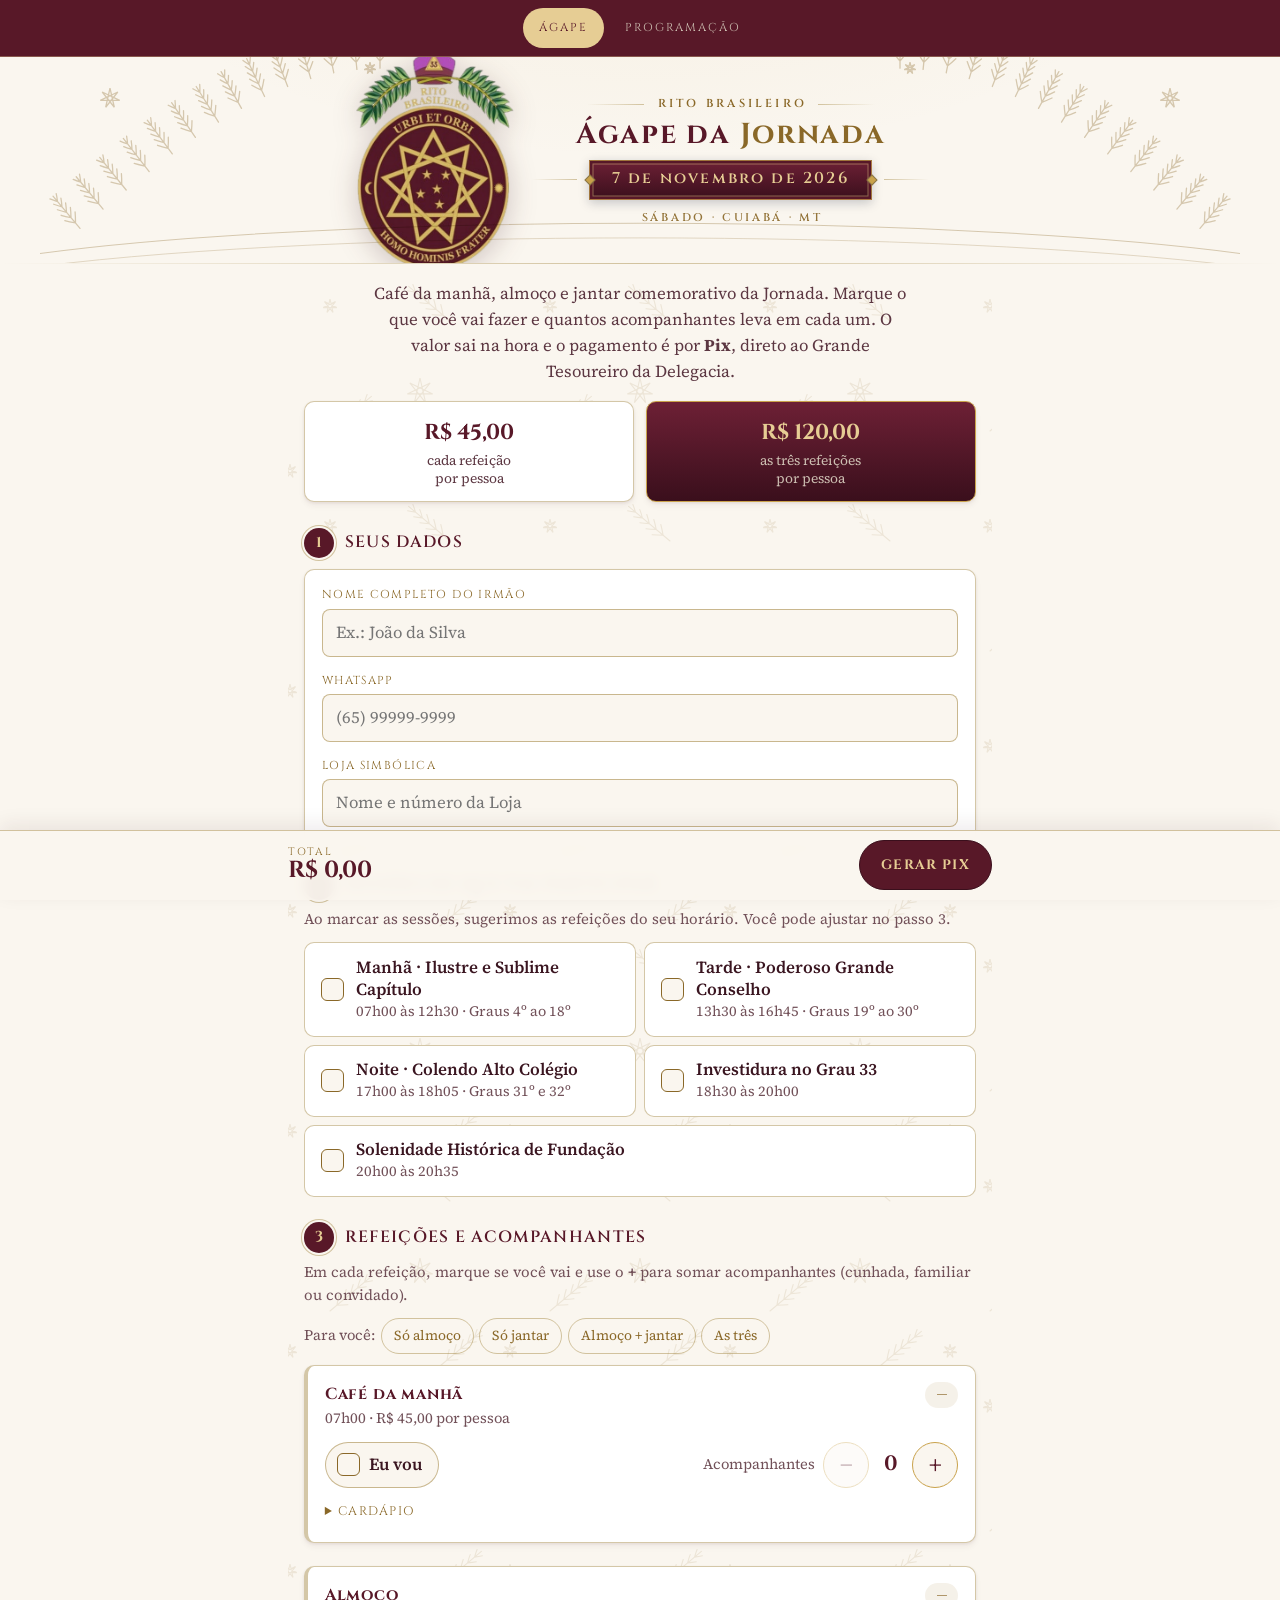
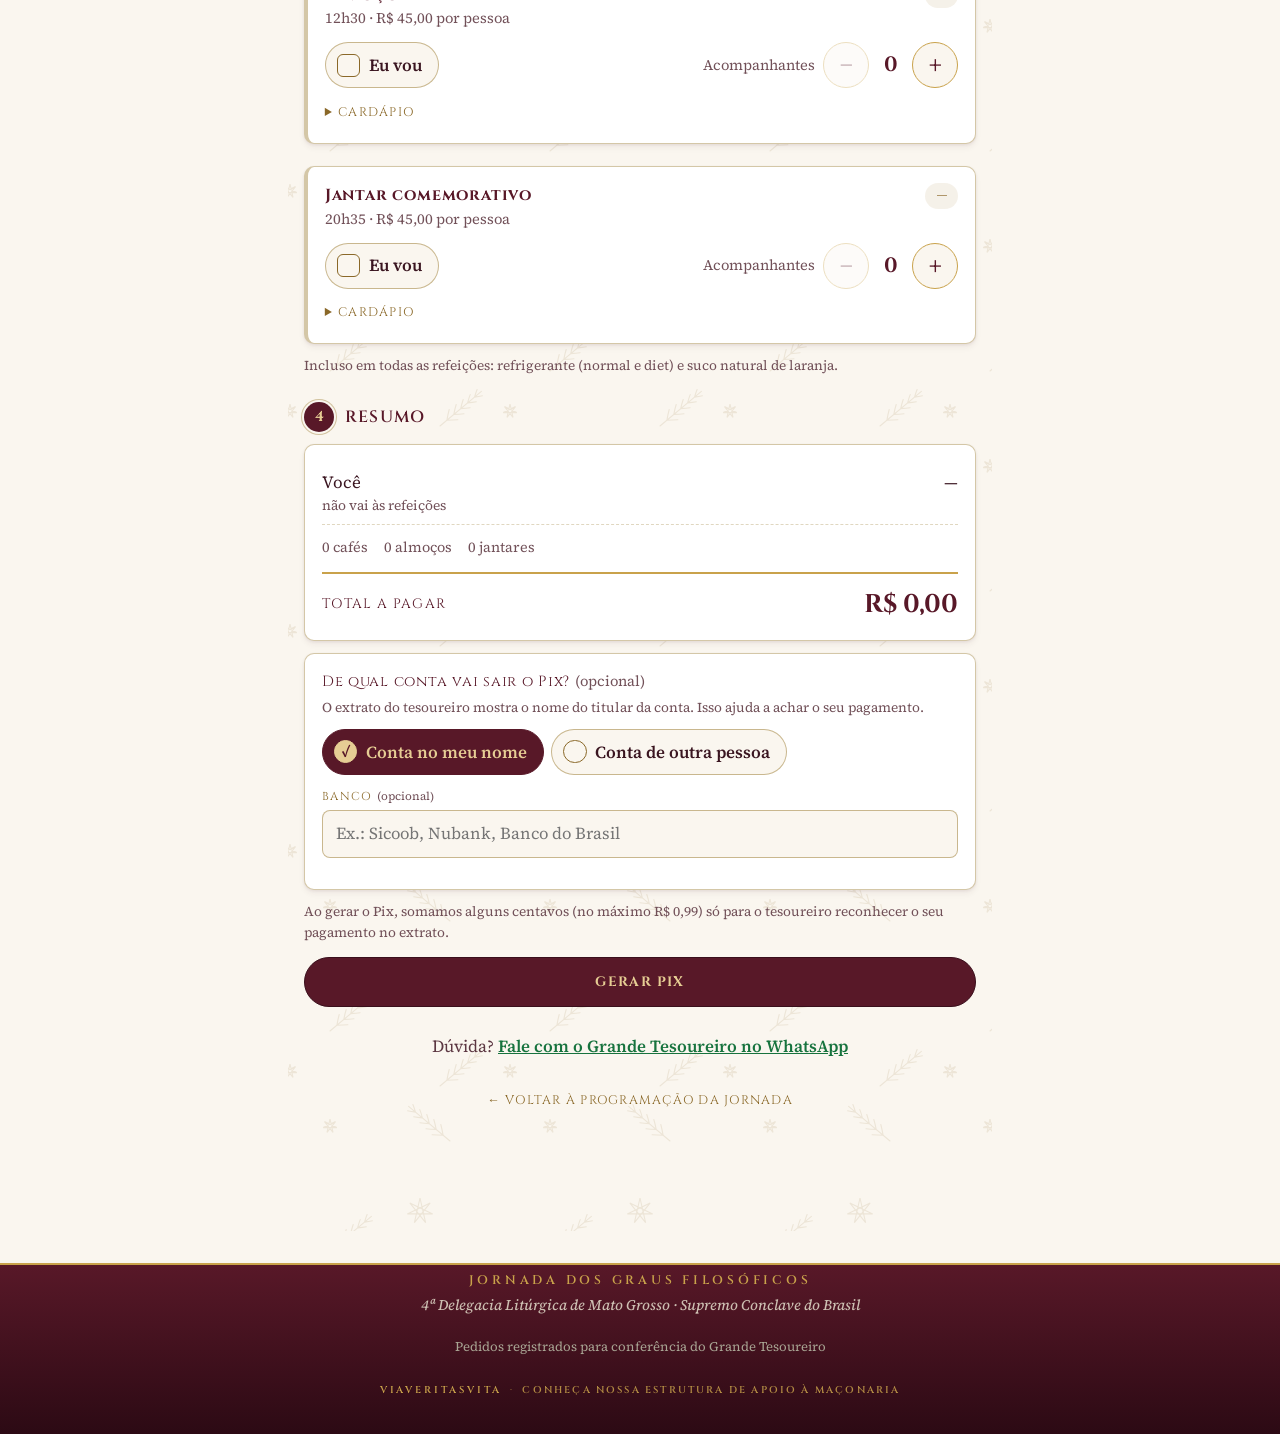
<file: index.html>
<!DOCTYPE html>
<html lang="pt-BR">
<head>
  <meta charset="UTF-8">
  <meta name="viewport" content="width=device-width, initial-scale=1, viewport-fit=cover">
  <title>Ágape — Jornada dos Graus Filosóficos · Rito Brasileiro · Cuiabá 2026</title>
  <meta name="description" content="Garanta o seu lugar no café da manhã, no almoço e no jantar comemorativo da Jornada dos Graus Filosóficos do Rito Brasileiro · Cuiabá – MT · 7 de novembro de 2026. Pagamento por Pix.">
  <meta name="theme-color" content="#581828">

  <!-- PWA -->
  <link rel="manifest" href="manifest.json">
  <link rel="icon" type="image/png" sizes="192x192" href="assets/app-icon-192.png">
  <link rel="icon" type="image/png" sizes="48x48" href="assets/favicon-48.png">
  <link rel="apple-touch-icon" href="assets/apple-touch-icon.png">

  <link rel="preconnect" href="https://fonts.googleapis.com">
  <link rel="preconnect" href="https://fonts.gstatic.com" crossorigin>
  <link href="https://fonts.googleapis.com/css2?family=Cinzel:wght@600;700&family=Source+Serif+4:ital,opsz,wght@0,8..60,400;0,8..60,500;0,8..60,600;1,8..60,500&display=swap" rel="stylesheet">

  <link rel="stylesheet" href="styles.css">
  <link rel="stylesheet" href="navegacao.css">
  <link rel="stylesheet" href="refeicoes.css">

  <!-- Open Graph / preview ao compartilhar (WhatsApp, redes) -->
  <meta property="og:title" content="Jornada dos Graus Filosóficos — Rito Brasileiro · Cuiabá 2026">
  <meta property="og:description" content="Sábado, 7 de novembro de 2026 · Garanta aqui o seu ágape: café, almoço e jantar comemorativo">
  <meta property="og:type" content="website">
  <meta property="og:url" content="https://viaveritasvita.github.io/rbcuiaba26/">
  <meta property="og:image" content="https://viaveritasvita.github.io/rbcuiaba26/assets/og-cover.jpg?v=2">
  <meta property="og:image:width" content="1200">
  <meta property="og:image:height" content="630">
  <meta property="og:image:type" content="image/jpeg">
  <meta name="twitter:card" content="summary_large_image">
  <meta name="twitter:image" content="https://viaveritasvita.github.io/rbcuiaba26/assets/og-cover.jpg?v=2">
</head>
<body class="pg-refeicoes">

  <nav class="site-nav" aria-label="Páginas do evento">
    <a href="./" aria-current="page">Ágape</a>
    <a href="programacao.html">Programação</a>
  </nav>

  <!-- ============ CABEÇALHO ============ -->
  <header class="masthead">
    <div class="masthead-row">
      <div class="medallion-wrap">
        <img class="medallion" src="assets/brasao.png" width="200" height="200"
          alt="Brasão do Supremo Conclave do Rito Brasileiro">
      </div>
      <div class="masthead-titles">
        <div class="masthead-sigla"><span>Rito&nbsp;Brasileiro</span></div>
        <h1>Ágape da <span class="title-accent">Jornada</span></h1>
        <div class="date-plaque-row">
          <div class="date-plaque">7 de novembro de 2026</div>
        </div>
        <p class="masthead-place">Sábado · Cuiabá · MT</p>
      </div>
    </div>
  </header>

  <hr class="hairline" aria-hidden="true">

  <!-- aparece só enquanto a chave Pix não estiver em refeicoes-config.js -->
  <div class="rf-demo" id="rfDemo" hidden>
    <strong>Versão de avaliação.</strong> O Pix do Grande Tesoureiro ainda será configurado: não faça pagamentos por esta página.
  </div>

  <main id="app">
    <p class="rf-lead">
      Café da manhã, almoço e jantar comemorativo da Jornada.
      Marque o que você vai fazer e quantos acompanhantes leva em cada um.
      O valor sai na hora e o pagamento é por <strong>Pix</strong>, direto ao Grande Tesoureiro da Delegacia.
    </p>

    <!-- tabela de preços -->
    <div class="rf-prices" id="rfPrices"></div>

    <!-- pedido já feito neste aparelho -->
    <div id="rfSaved"></div>

    <!-- página fechada (prazo encerrado) -->
    <div id="rfClosed" class="rf-card rf-closed" hidden>
      <h2>Pedidos encerrados</h2>
      <p>O prazo para garantir as refeições terminou. Em caso de dúvida, procure a organização.</p>
    </div>

    <!-- ============ FORMULÁRIO ============ -->
    <form id="rfForm" novalidate>

      <!-- 1. dados -->
      <section class="rf-step">
        <header class="rf-step-head"><span class="rf-step-num">1</span><h2>Seus dados</h2></header>
        <div class="rf-card">
          <label class="rf-field">
            <span>Nome completo do irmão</span>
            <input type="text" id="fNome" name="nome" autocomplete="name" required placeholder="Ex.: João da Silva">
          </label>
          <label class="rf-field">
            <span>WhatsApp</span>
            <input type="tel" id="fWhats" name="whatsapp" autocomplete="tel" inputmode="tel" required placeholder="(65) 99999-9999">
          </label>
          <label class="rf-field">
            <span>Loja simbólica</span>
            <input type="text" id="fLoja" name="loja" required placeholder="Nome e número da Loja">
          </label>
        </div>
      </section>

      <!-- 2. sessões -->
      <section class="rf-step">
        <header class="rf-step-head"><span class="rf-step-num">2</span><h2>Sessões de que vai participar</h2></header>
        <p class="rf-hint">Ao marcar as sessões, sugerimos as refeições do seu horário. Você pode ajustar no passo 3.</p>
        <div class="rf-sessions" id="fSessoes"></div>
      </section>

      <!-- 3. refeições -->
      <section class="rf-step" id="fRefeicoes">
        <header class="rf-step-head"><span class="rf-step-num">3</span><h2>Refeições e acompanhantes</h2></header>
        <p class="rf-hint">Em cada refeição, marque se você vai e use o <strong>+</strong> para somar acompanhantes (cunhada, familiar ou convidado).</p>
        <div class="rf-quick" id="fAtalhos">
          <span class="rf-muted">Para você:</span>
          <button type="button" data-atalho="almoco">Só almoço</button>
          <button type="button" data-atalho="jantar">Só jantar</button>
          <button type="button" data-atalho="almoco,jantar">Almoço + jantar</button>
          <button type="button" data-atalho="cafe,almoco,jantar">As três</button>
        </div>
        <div id="fMeals"></div>
        <p class="rf-muted rf-small" id="rfIncluso"></p>
      </section>

      <!-- 4. resumo -->
      <section class="rf-step">
        <header class="rf-step-head"><span class="rf-step-num">4</span><h2>Resumo</h2></header>
        <div class="rf-card rf-summary" id="rfResumo"></div>

        <!-- quem faz o Pix: opcional, ajuda o tesoureiro a achar o pagamento no extrato -->
        <div class="rf-card rf-payer">
          <p class="rf-payer-title">De qual conta vai sair o Pix? <em>(opcional)</em></p>
          <p class="rf-muted rf-small">O extrato do tesoureiro mostra o nome do titular da conta. Isso ajuda a achar o seu pagamento.</p>
          <div class="rf-payer-opts" role="radiogroup" aria-label="Titular da conta">
            <label class="rf-me is-on"><input type="radio" name="pagador" value="eu" checked><span class="rf-check rf-radio" aria-hidden="true"></span><span>Conta no meu nome</span></label>
            <label class="rf-me"><input type="radio" name="pagador" value="outro"><span class="rf-check rf-radio" aria-hidden="true"></span><span>Conta de outra pessoa</span></label>
          </div>
          <label class="rf-field" id="fPagadorBox" hidden>
            <span>Nome do titular da conta</span>
            <input type="text" id="fPagador" autocomplete="off" placeholder="Ex.: Maria da Silva (esposa) ou nome da empresa">
          </label>
          <label class="rf-field">
            <span>Banco <em>(opcional)</em></span>
            <input type="text" id="fBanco" list="bancos" autocomplete="off" placeholder="Ex.: Sicoob, Nubank, Banco do Brasil">
          </label>
          <datalist id="bancos">
            <option value="Banco do Brasil"><option value="Bradesco"><option value="Itaú"><option value="Santander">
            <option value="Caixa"><option value="Nubank"><option value="Inter"><option value="C6 Bank">
            <option value="Sicoob"><option value="Sicredi"><option value="BTG Pactual"><option value="PicPay">
            <option value="Mercado Pago"><option value="PagBank"><option value="99Pay"><option value="Banrisul">
          </datalist>
        </div>
        <p class="rf-muted rf-small rf-cents-note">Ao gerar o Pix, somamos alguns centavos (no máximo R$ 0,99) só para o tesoureiro reconhecer o seu pagamento no extrato.</p>
        <p class="rf-error" id="rfErro" role="alert" hidden></p>
        <button type="submit" class="rf-btn rf-btn-primary rf-btn-block" id="btnGerar">Gerar Pix</button>
      </section>
    </form>

    <!-- ============ PAGAMENTO ============ -->
    <section id="rfPagamento" hidden>
      <div class="rf-card rf-pay">
        <p class="rf-pay-label">Pedido</p>
        <p class="rf-pay-code" id="payCodigo"></p>
        <p class="rf-pay-total" id="payTotal"></p>
        <p class="rf-pay-cents" id="payCentavos" hidden></p>
        <p class="rf-pay-who" id="payQuem"></p>

        <div class="rf-qr" id="payQr" aria-label="QR Code Pix"></div>
        <p class="rf-muted rf-center">Abra o app do seu banco → <strong>Pix</strong> → <strong>Ler QR Code</strong>.<br>O valor já vem preenchido.</p>

        <button type="button" class="rf-btn rf-btn-gold rf-btn-block" id="btnCopiaCola">Copiar Pix copia e cola</button>

        <div class="rf-paydata">
          <h3>Ou transfira pela chave Pix</h3>
          <dl>
            <dt>Chave</dt><dd><span id="payChave"></span> <button type="button" class="rf-copy" id="btnCopiaChave">copiar</button></dd>
            <dt>Favorecido</dt><dd id="payFavorecido"></dd>
            <dt id="payBancoLbl">Banco</dt><dd id="payBanco"></dd>
            <dt>Valor</dt><dd id="payValor"></dd>
            <dt>Mensagem</dt><dd>Escreva o código <strong id="payCodigo2"></strong></dd>
          </dl>
        </div>

        <div class="rf-pay-actions">
          <label class="rf-upload" hidden>
            <input type="file" accept="image/*,application/pdf">
            <span class="rf-btn rf-btn-gold rf-btn-block">Enviar o comprovante</span>
            <span class="rf-upload-msg rf-muted rf-small"></span>
          </label>
          <button type="button" class="rf-btn rf-btn-primary rf-btn-block" id="btnPaguei">Já fiz o Pix</button>
          <a class="rf-btn rf-btn-whats rf-btn-block" data-whats="comprovante" href="#" target="_blank" rel="noopener" hidden>Mandar o comprovante no WhatsApp</a>
          <button type="button" class="rf-btn rf-btn-ghost rf-btn-block" id="btnAlterar">Alterar o pedido</button>
        </div>
        <p class="rf-muted rf-center rf-small">Guarde o comprovante. O tesoureiro confere os pagamentos no extrato bancário pelo código do pedido.</p>
      </div>
    </section>

    <!-- ============ CONCLUÍDO ============ -->
    <section id="rfFeito" hidden>
      <div class="rf-card rf-done">
        <div class="rf-done-mark" aria-hidden="true">✓</div>
        <h2>Pagamento informado</h2>
        <p>Obrigado, <strong id="doneNome"></strong>. Seu pedido <strong id="doneCodigo"></strong> foi registrado e será confirmado pelo Grande Tesoureiro assim que o Pix aparecer no extrato.</p>
        <p class="rf-done-total" id="doneTotal"></p>
        <div class="rf-pay-actions">
          <label class="rf-upload" hidden>
            <input type="file" accept="image/*,application/pdf">
            <span class="rf-btn rf-btn-gold rf-btn-block">Enviar o comprovante</span>
            <span class="rf-upload-msg rf-muted rf-small"></span>
          </label>
          <a class="rf-btn rf-btn-whats rf-btn-block" data-whats="comprovante" href="#" target="_blank" rel="noopener" hidden>Mandar o comprovante no WhatsApp</a>
          <a class="rf-btn rf-btn-primary rf-btn-block" href="programacao.html">Ver a programação</a>
          <button type="button" class="rf-btn rf-btn-ghost rf-btn-block" id="btnNovo">Fazer pedido para outro irmão</button>
        </div>
      </div>
    </section>

    <p class="rf-help" data-whats-box hidden>
      Dúvida? <a data-whats="duvida" href="#" target="_blank" rel="noopener">Fale com o Grande Tesoureiro no WhatsApp</a>
    </p>

    <a class="rf-back" href="programacao.html">← Voltar à programação da Jornada</a>
  </main>

  <!-- barra fixa com o total -->
  <div class="rf-bar" id="rfBar">
    <div class="rf-bar-inner">
      <div class="rf-bar-total">
        <span class="rf-bar-label">Total</span>
        <span class="rf-bar-value" id="barTotal">R$ 0,00</span>
      </div>
      <button type="button" class="rf-btn rf-btn-primary" id="barGerar">Gerar Pix</button>
    </div>
  </div>

  <footer>
    <p class="footer-motto">
      <span>Jornada dos Graus Filosóficos</span>
      <span>4ª Delegacia Litúrgica de Mato Grosso · Supremo Conclave do Brasil</span>
    </p>
    <p class="footer-note" id="rfFootNote">Pedidos registrados para conferência do Grande Tesoureiro</p>
    <p class="brand-signature">
      <a href="https://viaveritasvita.github.io/" target="_blank" rel="noopener"><span class="brand-name">ViaVeritasVita</span><span class="brand-dot" aria-hidden="true">·</span><span>conheça nossa estrutura de apoio à Maçonaria</span></a>
    </p>
  </footer>

  <div id="toast" class="toast" role="status" aria-live="polite"></div>

  <noscript>
    <p style="text-align:center;padding:1rem;color:#581828">Esta página precisa de JavaScript.</p>
  </noscript>

  <script src="refeicoes-config.js"></script>
  <script src="assets/qrcode.min.js"></script>
  <script src="refeicoes.js"></script>
</body>
</html>
</file>
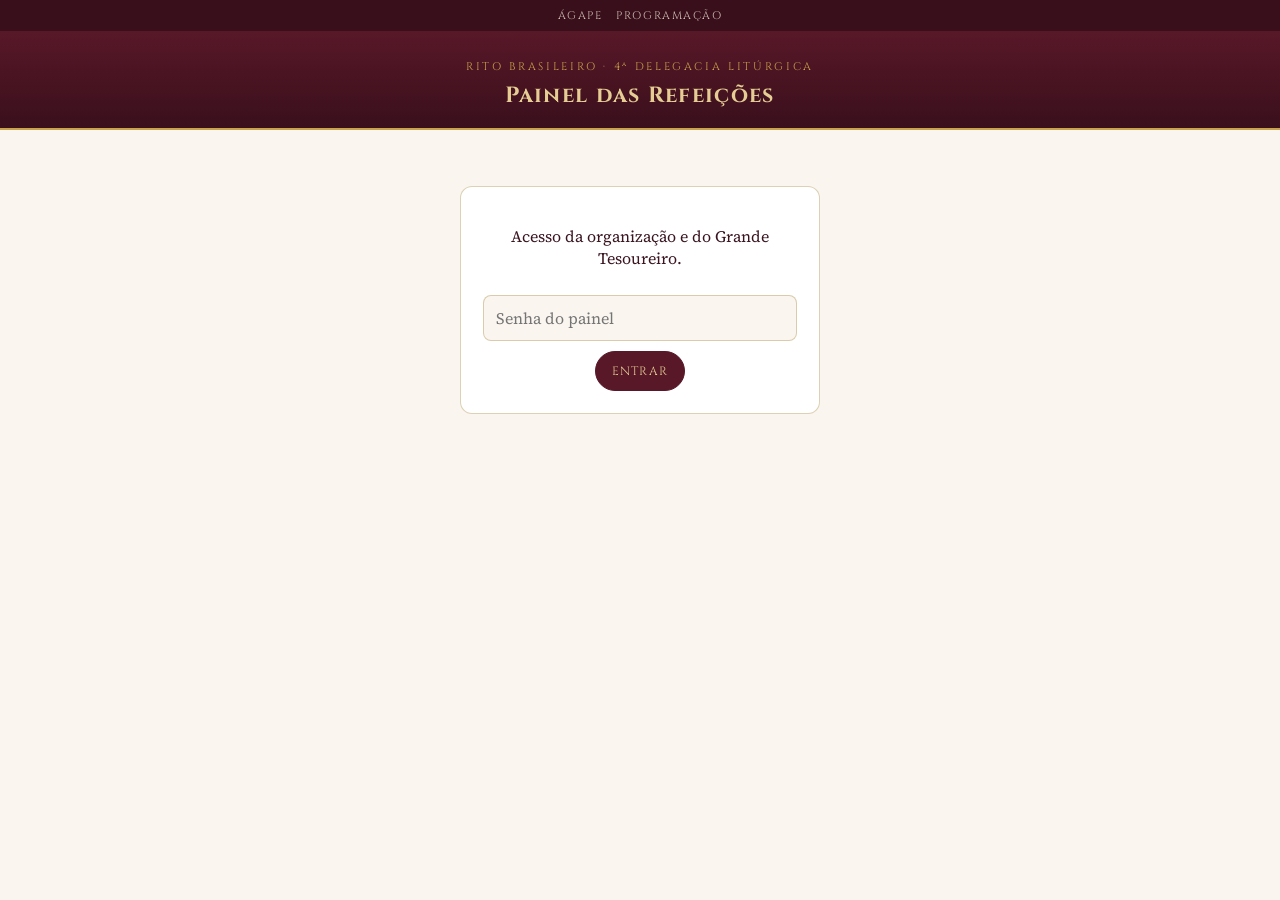
<file: painel.html>
<!DOCTYPE html>
<html lang="pt-BR">
<head>
<meta charset="UTF-8">
<meta name="viewport" content="width=device-width, initial-scale=1">
<meta name="robots" content="noindex, nofollow">
<title>Painel das Refeições — Jornada RB · Cuiabá 2026</title>
<meta name="theme-color" content="#581828">
<link rel="icon" type="image/png" sizes="48x48" href="assets/favicon-48.png">
<link href="https://fonts.googleapis.com/css2?family=Cinzel:wght@600;700&family=Source+Serif+4:wght@400;600&display=swap" rel="stylesheet">
<style>
:root{
  --vinho:#581828; --vinho-2:#3a0f1c; --ouro:#c9a24b; --ouro-claro:#e6cd94; --ouro-velho:#8a6828;
  --tinta:#3a1520; --suave:#715058; --marfim:#faf6ef; --marfim-2:#f2e9da; --linha:rgba(154,123,46,.35);
  --verde:#1a5c2a; --verde-bg:#e3f1e6; --ambar:#8a5c12; --ambar-bg:#fdf3d8; --verm:#8e2525; --verm-bg:#f7e0e0;
}
*{box-sizing:border-box}
body{margin:0;background:var(--marfim);color:var(--tinta);font-family:'Source Serif 4',Georgia,serif;font-size:16px}
.capa{background:linear-gradient(180deg,var(--vinho),var(--vinho-2));color:var(--ouro-claro);text-align:center;padding:22px 16px 18px;border-bottom:2px solid var(--ouro)}
.capa small{font-family:'Cinzel',serif;letter-spacing:.24em;text-transform:uppercase;font-size:11px;color:var(--ouro)}
.capa h1{font-family:'Cinzel',serif;margin:6px 0 0;font-size:22px;letter-spacing:.06em}
.nav{display:flex;justify-content:center;gap:14px;padding:8px;background:var(--vinho-2)}
.nav a{color:#cdbfb2;font-family:'Cinzel',serif;font-size:11px;letter-spacing:.14em;text-transform:uppercase;text-decoration:none}
.nav a:hover{color:var(--ouro-claro)}
.wrap{max-width:1100px;margin:0 auto;padding:16px}
.login{max-width:360px;margin:40px auto;background:#fff;border:1px solid var(--linha);border-radius:12px;padding:22px;text-align:center}
.login input{width:100%;min-height:46px;padding:8px 12px;font:inherit;border:1px solid var(--linha);border-radius:8px;background:var(--marfim);margin:10px 0}
.btn{font-family:'Cinzel',serif;font-size:12px;letter-spacing:.1em;text-transform:uppercase;padding:11px 16px;border-radius:999px;border:1px solid var(--vinho);background:var(--vinho);color:var(--ouro-claro);cursor:pointer}
.btn.claro{background:#fff;color:var(--vinho);border-color:var(--linha)}
.barra{display:flex;flex-wrap:wrap;gap:10px;align-items:center;justify-content:space-between;margin:6px 0 14px}
.barra .grupo{display:flex;flex-wrap:wrap;gap:8px;align-items:center}
select,input[type=search]{font:inherit;min-height:42px;padding:6px 12px;border:1px solid var(--linha);border-radius:8px;background:#fff}
.upd{font-size:13px;color:var(--suave)}
.kpis{display:grid;grid-template-columns:repeat(auto-fit,minmax(150px,1fr));gap:10px;margin-bottom:16px}
.kpi{background:#fff;border:1px solid var(--linha);border-radius:12px;padding:14px}
.kpi .n{font-family:'Cinzel',serif;font-weight:700;font-size:26px;color:var(--vinho);line-height:1.1;font-variant-numeric:tabular-nums}
.kpi .l{font-size:13px;color:var(--suave);margin-top:4px}
.kpi.ok .n{color:var(--verde)} .kpi.amb .n{color:var(--ambar)}
.tabela{background:#fff;border:1px solid var(--linha);border-radius:12px;overflow:auto}
table{width:100%;border-collapse:collapse;font-size:14.5px}
th{font-family:'Cinzel',serif;font-weight:600;font-size:10.5px;letter-spacing:.1em;text-transform:uppercase;color:var(--ouro-velho);text-align:left;padding:10px 12px;background:var(--marfim-2);border-bottom:1px solid var(--linha);white-space:nowrap}
td{padding:9px 12px;border-bottom:1px solid #efe7d2;vertical-align:top}
tr:last-child td{border-bottom:0}
td.num{text-align:right;font-variant-numeric:tabular-nums;white-space:nowrap}
.cod{font-family:'Cinzel',serif;font-weight:700;letter-spacing:.08em;color:var(--vinho);white-space:nowrap}
.pess{white-space:pre-line;color:var(--suave);font-size:13px}
.badge{display:inline-block;padding:3px 10px;border-radius:999px;font-family:'Cinzel',serif;font-size:10px;letter-spacing:.06em;text-transform:uppercase;white-space:nowrap;background:#eee;color:#555}
.badge.ok{background:var(--verde-bg);color:var(--verde)} .badge.inf{background:var(--ambar-bg);color:var(--ambar)}
.badge.gerado{background:#efe9de;color:#7a6a5a} .badge.err{background:var(--verm-bg);color:var(--verm)}
.sig{display:inline-block;margin-top:4px;color:var(--ouro-velho);font-size:13px}
.wa{color:var(--verde);text-decoration:none;white-space:nowrap}
.vazio{padding:30px;text-align:center;color:var(--suave);font-style:italic}
.erro{color:var(--verm);margin-top:8px}
.ajuda{font-size:13.5px;color:var(--suave);margin-top:14px}
@media print{.nav,.barra .grupo:last-child,.login{display:none}.capa{padding:8px}}
</style>
</head>
<body>
<nav class="nav"><a href="./">Ágape</a><a href="programacao.html">Programação</a></nav>
<div class="capa">
  <small>Rito Brasileiro · 4ª Delegacia Litúrgica</small>
  <h1>Painel das Refeições</h1>
</div>

<div class="wrap">
  <div class="login" id="login">
    <p>Acesso da organização e do Grande Tesoureiro.</p>
    <form id="fLogin">
      <input type="password" id="senha" placeholder="Senha do painel" autocomplete="current-password" required>
      <button class="btn" type="submit">Entrar</button>
    </form>
    <p class="erro" id="erroLogin" hidden></p>
  </div>

  <div id="conteudo" hidden>
    <div class="barra">
      <div class="grupo">
        <select id="fStatus" aria-label="Filtrar por status">
          <option value="">Todos os status</option>
          <option>Pix gerado</option><option>Pagamento informado</option><option>Confirmado</option>
          <option>Não localizado</option><option>Cancelado</option>
        </select>
        <input type="search" id="fBusca" placeholder="Buscar nome ou código" aria-label="Buscar">
      </div>
      <div class="grupo">
        <span class="upd">Atualizado <b id="upd">—</b></span>
        <button class="btn claro" id="btnAtualizar">Atualizar</button>
        <button class="btn claro" id="btnCsv">Baixar CSV</button>
        <button class="btn claro" onclick="window.print()">Imprimir</button>
      </div>
    </div>

    <div class="kpis" id="kpis"></div>
    <div class="tabela" id="tabela"></div>
    <p class="ajuda">Para confirmar um pagamento, abra a planilha, aba <b>Pedidos</b>, e troque o <b>Status</b> para <b>Confirmado</b>.
      Os números de cafés, almoços e jantares não contam pedidos cancelados.</p>
  </div>
</div>

<script src="refeicoes-config.js"></script>
<script>
(function () {
  var API = REFEICOES_CONFIG.apiUrl;
  var KEY = 'rbcuiaba26.painel';
  var DADOS = [];
  var $ = function (s) { return document.querySelector(s); };
  var esc = function (s) { return String(s == null ? '' : s).replace(/&/g,'&amp;').replace(/</g,'&lt;').replace(/>/g,'&gt;').replace(/"/g,'&quot;'); };
  var brl = function (v) { return (Number(v) || 0).toLocaleString('pt-BR', { style: 'currency', currency: 'BRL' }); };
  var CLS = { 'Confirmado': 'ok', 'Pagamento informado': 'inf', 'Pix gerado': 'gerado', 'Não localizado': 'err', 'Cancelado': '' };

  function senha() { try { return sessionStorage.getItem(KEY) || ''; } catch (e) { return ''; } }

  function carregar() {
    $('#tabela').innerHTML = '<div class="vazio">Carregando…</div>';
    return fetch(API + '?acao=listar&chave=' + encodeURIComponent(senha()) + '&_=' + Date.now())
      .then(function (r) { return r.json(); })
      .then(function (j) {
        if (!j.ok) throw new Error(j.erro || 'erro');
        DADOS = j.pedidos || [];
        $('#upd').textContent = new Date().toLocaleString('pt-BR');
        $('#login').hidden = true; $('#conteudo').hidden = false;
        render();
      });
  }

  function filtrados() {
    var st = $('#fStatus').value, q = $('#fBusca').value.trim().toLowerCase();
    return DADOS.filter(function (p) {
      if (st && p['Status'] !== st) return false;
      if (q && (String(p['Irmão']) + ' ' + p['Código'] + ' ' + p['Loja simbólica'] + ' ' + (p['Titular da conta do Pix'] || '')).toLowerCase().indexOf(q) < 0) return false;
      return true;
    });
  }

  function acomp(p) {
    var partes = [['Acomp. café','café'],['Acomp. almoço','almoço'],['Acomp. jantar','jantar']]
      .filter(function (k) { return Number(p[k[0]]) > 0; })
      .map(function (k) { return k[1] + ' ' + p[k[0]]; });
    return partes.length ? esc(partes.join(' · ')) : '—';
  }

  function render() {
    var validos = DADOS.filter(function (p) { return p['Status'] !== 'Cancelado'; });
    var soma = function (arr, k) { return arr.reduce(function (s, p) { return s + (Number(p[k]) || 0); }, 0); };
    var conf = validos.filter(function (p) { return p['Status'] === 'Confirmado'; });
    var inf = validos.filter(function (p) { return p['Status'] === 'Pagamento informado'; });
    $('#kpis').innerHTML = [
      ['Pedidos', validos.length, ''],
      ['Cafés da manhã', soma(validos, 'Cafés'), ''], ['Almoços', soma(validos, 'Almoços'), ''], ['Jantares', soma(validos, 'Jantares'), ''],
      ['Valor total', brl(soma(validos, 'Valor (R$)')), ''],
      ['Confirmado', brl(soma(conf, 'Valor (R$)')), 'ok'],
      ['A conferir', brl(soma(inf, 'Valor (R$)')) + ' <small>(' + inf.length + ')</small>', 'amb'],
    ].map(function (k) { return '<div class="kpi ' + k[2] + '"><div class="n">' + k[1] + '</div><div class="l">' + k[0] + '</div></div>'; }).join('');

    var lista = filtrados();
    if (!lista.length) { $('#tabela').innerHTML = '<div class="vazio">Nenhum pedido.</div>'; return; }
    $('#tabela').innerHTML = '<table><thead><tr><th>Código</th><th>Status</th><th>Irmão</th><th>Irmão vai a</th><th>Acompanhantes</th>'
      + '<th>Café</th><th>Almoço</th><th>Jantar</th><th>Valor</th><th>WhatsApp</th></tr></thead><tbody>'
      + lista.map(function (p) {
        var w = String(p['WhatsApp'] || '').replace(/\D/g, '');
        if (w.length === 10 || w.length === 11) w = '55' + w;
        return '<tr><td class="cod">' + esc(p['Código']) + '</td>'
          + '<td><span class="badge ' + (CLS[p['Status']] || '') + '">' + esc(p['Status']) + '</span>'
          + (/^https:\/\//.test(p['Comprovante'] || '') ? '<div><a class="sig" href="' + esc(p['Comprovante']) + '" target="_blank" rel="noopener">ver comprovante</a></div>' : '') + '</td>'
          + '<td>' + esc(p['Irmão']) + (p['Loja simbólica'] ? '<div class="pess">' + esc(p['Loja simbólica']) + '</div>' : '')
          + (p['Titular da conta do Pix'] || p['Banco do Pix'] ? '<div class="pess">Pix: ' + esc([p['Titular da conta do Pix'], p['Banco do Pix']].filter(Boolean).join(' · ')) + '</div>' : '') + '</td>'
          + '<td class="pess">' + esc(p['Refeições do irmão']) + '</td>'
          + '<td class="pess">' + acomp(p) + '</td>'
          + '<td class="num">' + esc(p['Cafés']) + '</td><td class="num">' + esc(p['Almoços']) + '</td><td class="num">' + esc(p['Jantares']) + '</td>'
          + '<td class="num">' + brl(p['Valor (R$)']) + '</td>'
          + '<td>' + (w ? '<a class="wa" href="https://wa.me/' + w + '" target="_blank" rel="noopener">' + esc(p['WhatsApp']) + '</a>' : '') + '</td></tr>';
      }).join('') + '</tbody></table>';
  }

  function csv() {
    var cols = ['Código','Status','Criado em','Pagamento informado em','Confirmado em','Irmão','WhatsApp','Loja simbólica','Refeições do irmão','Acomp. café','Acomp. almoço','Acomp. jantar','Cafés','Almoços','Jantares','Valor (R$)','Centavos de identificação','Titular da conta do Pix','Banco do Pix','Comprovante','Observação do tesoureiro'];
    var q = function (v) { return '"' + String(v == null ? '' : v).replace(/"/g, '""') + '"'; };
    var linhas = [cols.map(q).join(';')].concat(filtrados().map(function (p) { return cols.map(function (c) { return q(p[c]); }).join(';'); }));
    var blob = new Blob(['﻿' + linhas.join('\r\n')], { type: 'text/csv;charset=utf-8' });
    var a = document.createElement('a');
    a.href = URL.createObjectURL(blob); a.download = 'adesoes-jornada-rb.csv';
    document.body.appendChild(a); a.click(); a.remove();
  }

  $('#fLogin').addEventListener('submit', function (e) {
    e.preventDefault();
    try { sessionStorage.setItem(KEY, $('#senha').value); } catch (err) {}
    $('#erroLogin').hidden = true;
    carregar().catch(function (err) {
      $('#login').hidden = false; $('#conteudo').hidden = true;
      $('#erroLogin').textContent = /senha/.test(err.message) ? 'Senha incorreta.' : 'Não foi possível ler a planilha. Verifique a URL do Apps Script.';
      $('#erroLogin').hidden = false;
    });
  });
  $('#btnAtualizar').addEventListener('click', function () { carregar().catch(function () {}); });
  $('#btnCsv').addEventListener('click', csv);
  $('#fStatus').addEventListener('change', render);
  $('#fBusca').addEventListener('input', render);

  if (/^COLE_/.test(API)) {
    $('#login').innerHTML = '<p>O painel funciona depois que a URL do Apps Script for colada em <b>refeicoes-config.js</b>.</p>';
  } else if (senha()) {
    carregar().catch(function () { $('#login').hidden = false; });
  }
})();
</script>
</body>
</html>
</file>
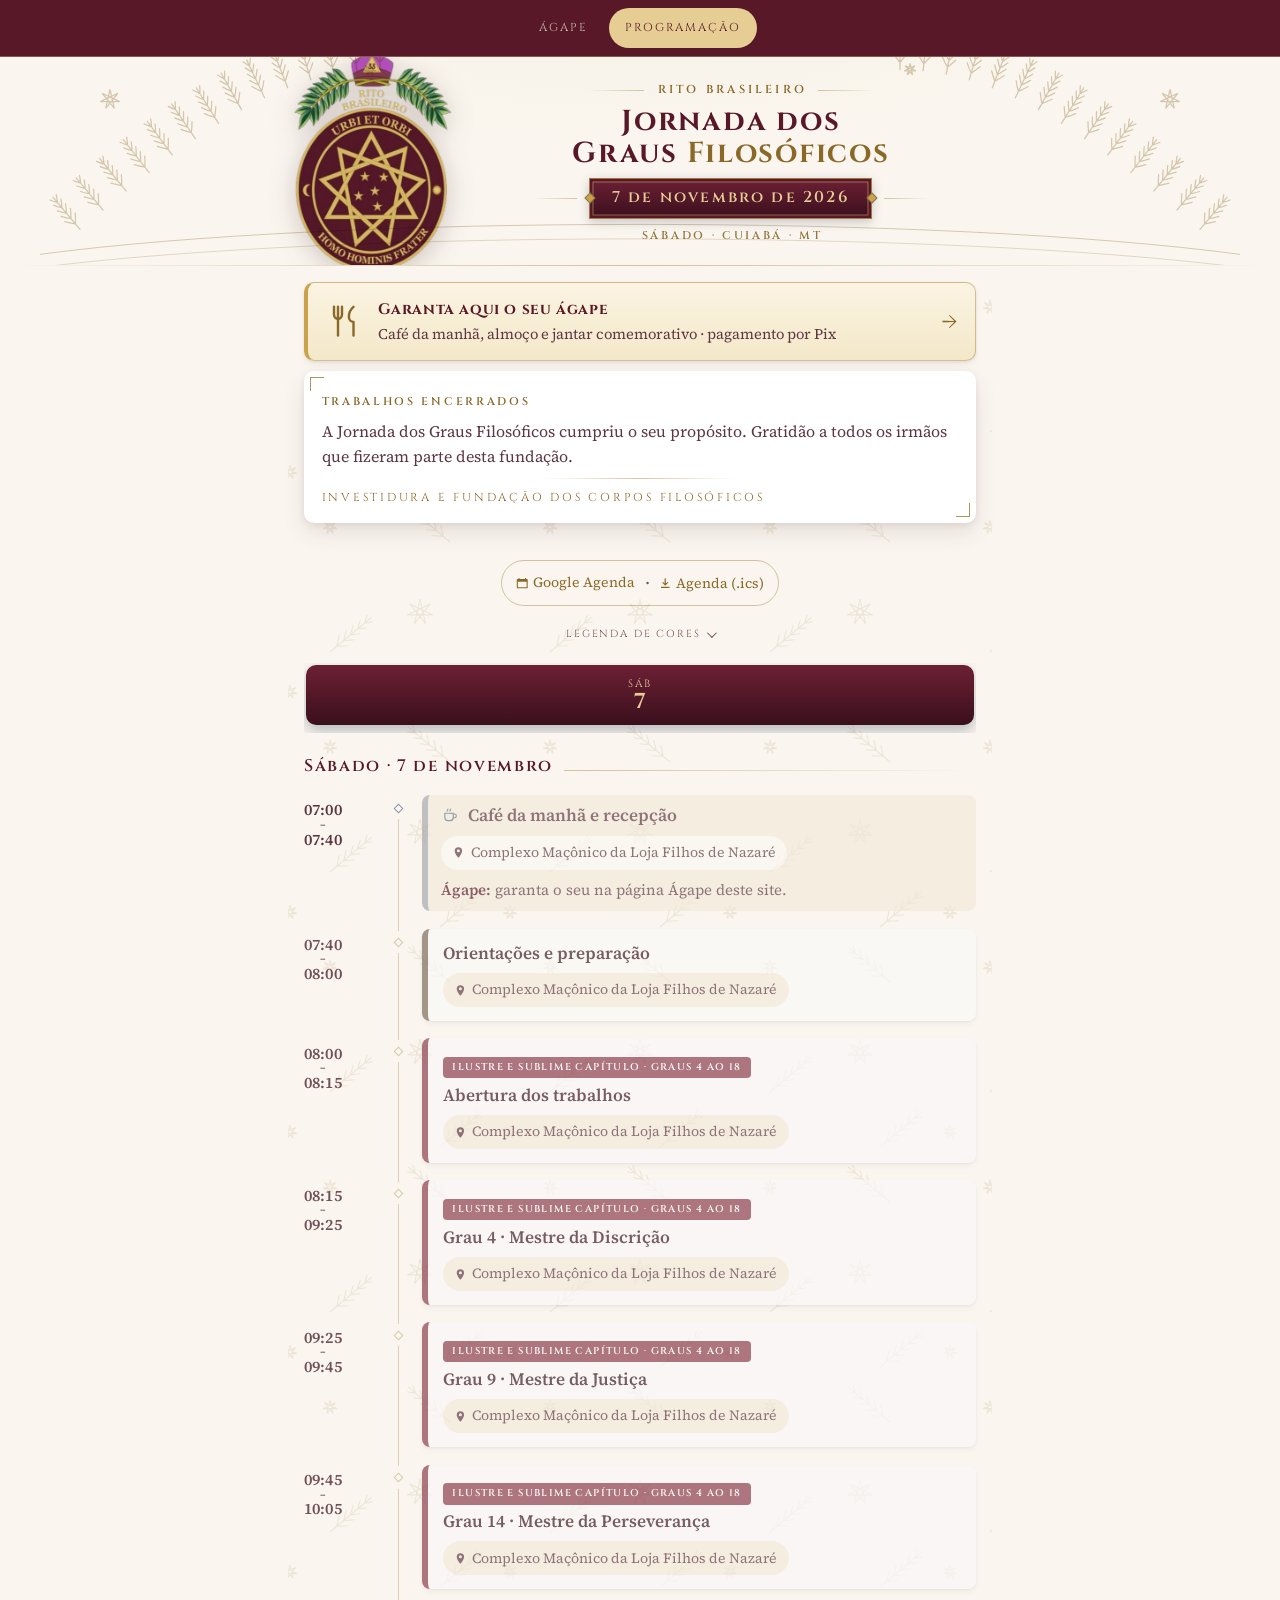
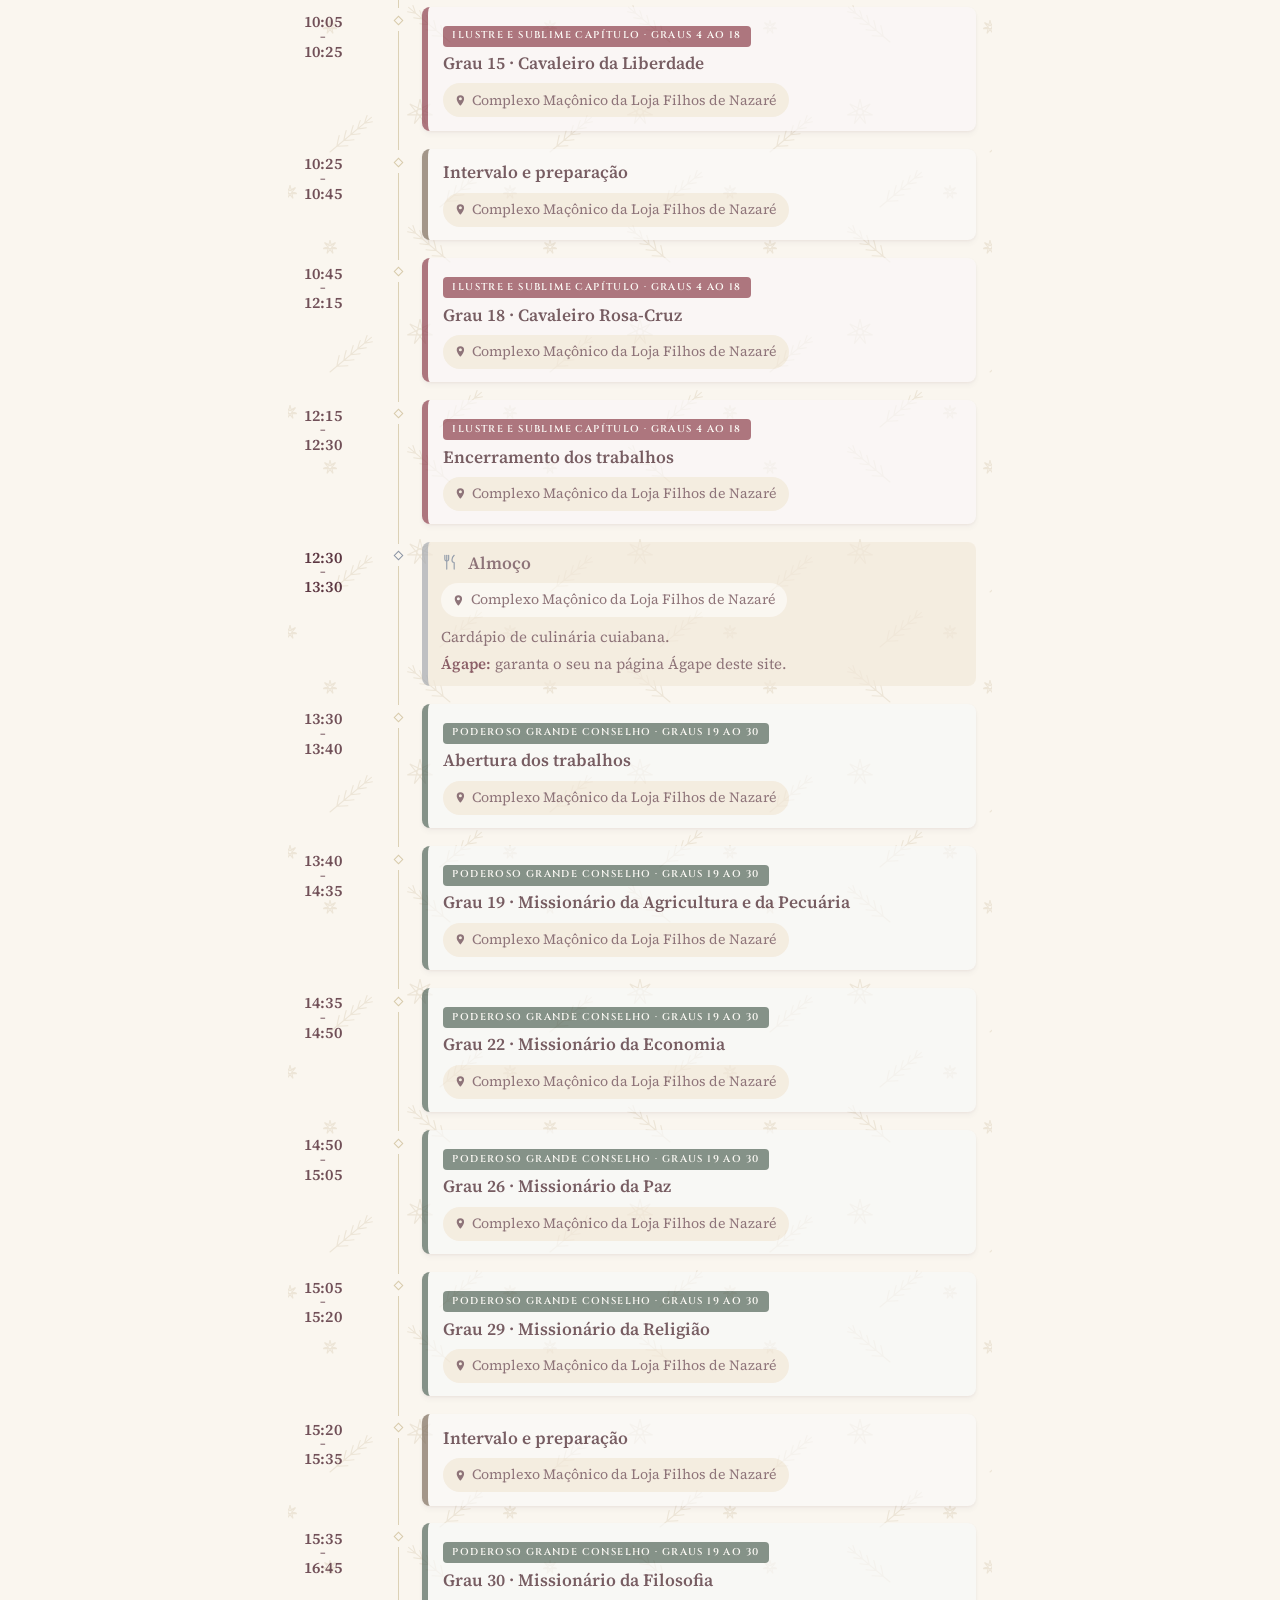
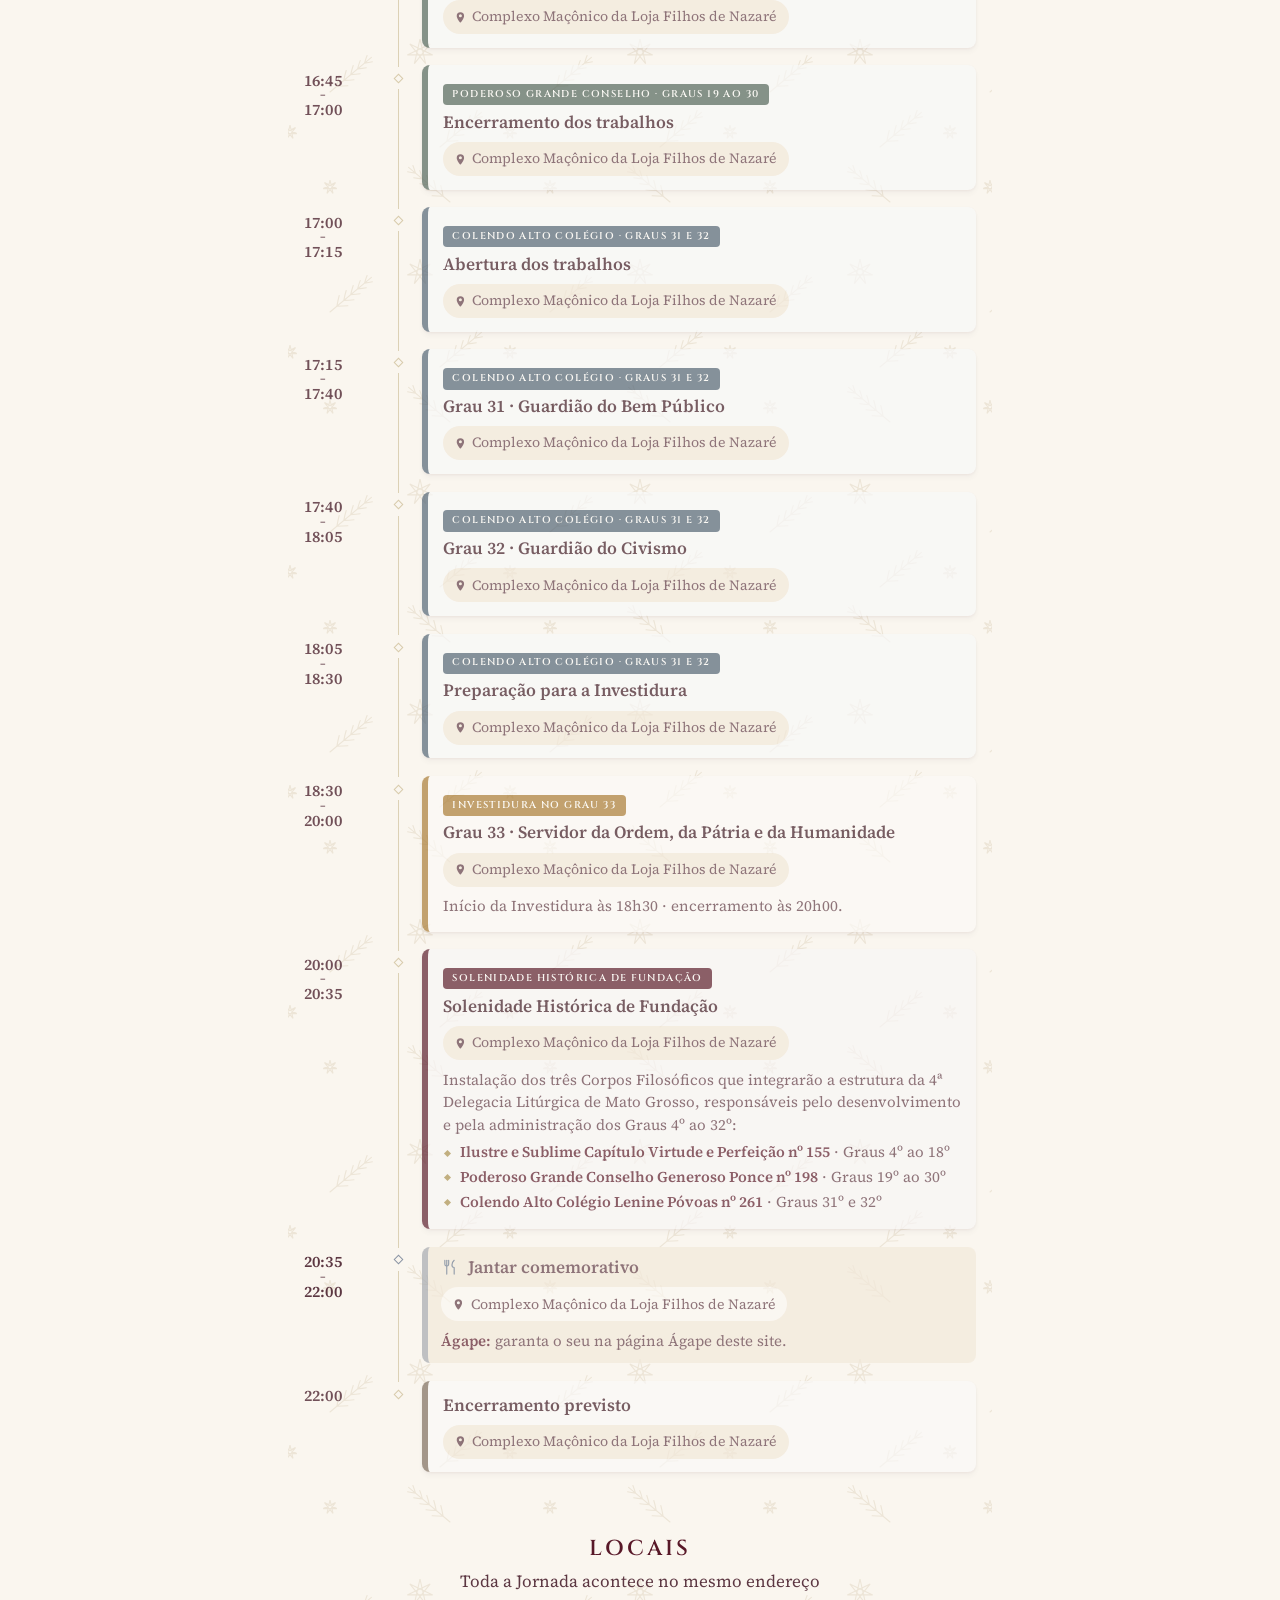
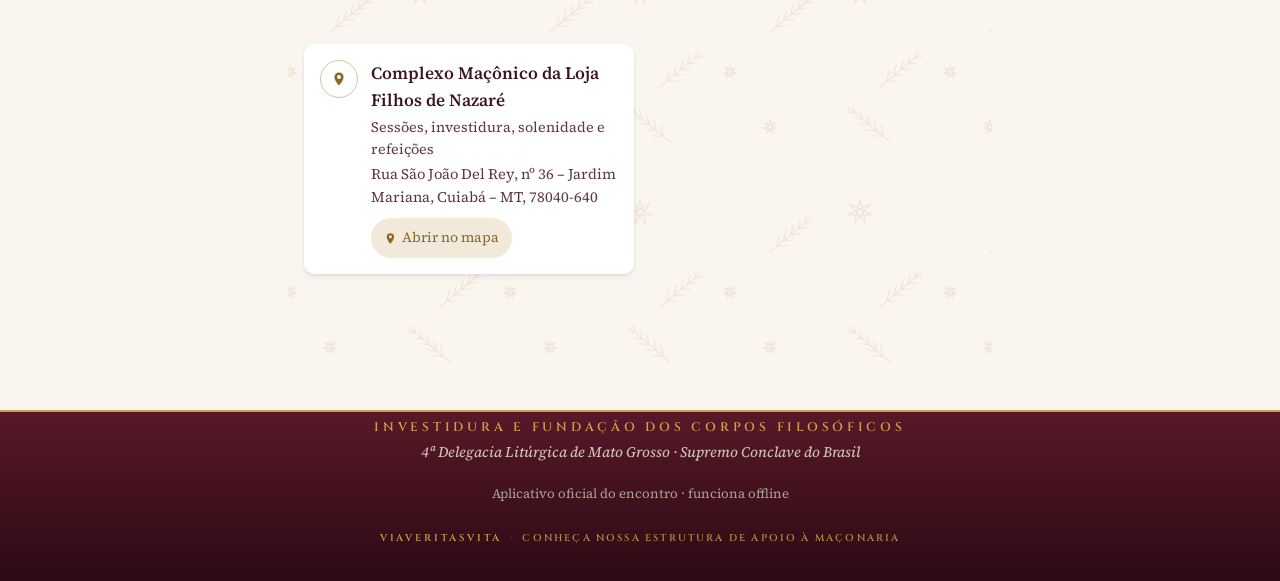
<file: programacao.html>
<!DOCTYPE html>
<html lang="pt-BR">
<head>
  <meta charset="UTF-8">
  <meta name="viewport" content="width=device-width, initial-scale=1, viewport-fit=cover">
  <title>Programação — Jornada dos Graus Filosóficos · Rito Brasileiro · Cuiabá 2026</title>
  <meta name="description" content="Jornada dos Graus Filosóficos do Rito Brasileiro · Cuiabá – MT · sábado, 7 de novembro de 2026. Do 4º ao 33º grau · Investidura e fundação dos Corpos Filosóficos.">
  <meta name="theme-color" content="#faf6ef">

  <!-- PWA -->
  <link rel="manifest" href="manifest.json">
  <link rel="icon" type="image/png" sizes="192x192" href="assets/app-icon-192.png">
  <link rel="icon" type="image/png" sizes="48x48" href="assets/favicon-48.png">
  <link rel="apple-touch-icon" href="assets/apple-touch-icon.png">

  <!-- Tipografia: Cinzel (display romana entalhada) + Source Serif 4 (corpo serifado legível em tela) -->
  <link rel="preconnect" href="https://fonts.googleapis.com">
  <link rel="preconnect" href="https://fonts.gstatic.com" crossorigin>
  <link href="https://fonts.googleapis.com/css2?family=Cinzel:wght@600;700&family=Source+Serif+4:ital,opsz,wght@0,8..60,400;0,8..60,500;0,8..60,600;1,8..60,500&display=swap" rel="stylesheet">

  <link rel="stylesheet" href="styles.css">
  <link rel="stylesheet" href="navegacao.css">

  <!-- Open Graph / preview ao compartilhar (WhatsApp, redes) -->
  <meta property="og:title" content="Jornada dos Graus Filosóficos — Rito Brasileiro · Cuiabá 2026">
  <meta property="og:description" content="Sábado, 7 de novembro de 2026 · Cuiabá – MT · Programação">
  <meta property="og:type" content="website">
  <meta property="og:url" content="https://viaveritasvita.github.io/rbcuiaba26/programacao.html">
  <meta property="og:image" content="https://viaveritasvita.github.io/rbcuiaba26/assets/og-cover.jpg?v=2">
  <meta property="og:image:width" content="1200">
  <meta property="og:image:height" content="630">
  <meta property="og:image:type" content="image/jpeg">
  <meta name="twitter:card" content="summary_large_image">
  <meta name="twitter:title" content="Jornada dos Graus Filosóficos — Rito Brasileiro · Cuiabá 2026">
  <meta name="twitter:description" content="Sábado, 7 de novembro de 2026 · Cuiabá – MT">
  <meta name="twitter:image" content="https://viaveritasvita.github.io/rbcuiaba26/assets/og-cover.jpg?v=2">
</head>
<body>

  <!-- ============ NAVEGAÇÃO ENTRE AS DUAS PÁGINAS ============ -->
  <nav class="site-nav" aria-label="Páginas do evento">
    <a href="./">Ágape</a>
    <a href="programacao.html" aria-current="page">Programação</a>
  </nav>

  <!-- ============ CABEÇALHO (compacto) ============ -->
  <header class="masthead">
    <!-- Evento somente em português: sem seletor de idioma.
         O motor procura #langSwitch; o elemento vazio evita erro. -->
    <nav id="langSwitch" class="lang-switch" hidden></nav>

    <div class="masthead-row">
      <!-- BRASÃO OFICIAL do Supremo Conclave (assets/brasao.png) -->
      <div class="medallion-wrap">
        <img class="medallion" src="assets/brasao.png" width="200" height="200"
          alt="Brasão do Supremo Conclave do Rito Brasileiro">
      </div>

      <div class="masthead-titles">
        <!-- sigla entre filetes dourados (arte do conceito) -->
        <div class="masthead-sigla">
          <span>Rito&nbsp;Brasileiro</span>
        </div>
        <h1 id="programTitle">Jornada dos Graus <span class="title-accent">Filosóficos</span></h1>
        <div class="date-plaque-row">
          <div class="date-plaque" id="datesPlaque">7 de novembro de 2026</div>
        </div>
        <p class="masthead-place" id="eyebrow">Sábado · Cuiabá · MT</p>
      </div>
    </div>
  </header>

  <hr class="hairline" aria-hidden="true">

  <!-- ============ TARJA DE AVISO (preenchida via avisos.json) ============ -->
  <div id="noticeBar" class="notice-bar" hidden></div>

  <!-- ============ CONTEÚDO ============ -->
  <main>
    <!-- Convite para adquirir as refeições -->
    <a class="meal-cta" href="./">
      <span class="meal-cta-icon" aria-hidden="true">
        <svg viewBox="0 0 24 24" fill="none" stroke="currentColor" stroke-width="1.5" stroke-linecap="round" stroke-linejoin="round"><path d="M5 3v5a2.5 2.5 0 0 0 5 0V3"/><path d="M7.5 3v18"/><path d="M17.2 3c-1.9 1.6-2.9 3.9-2.9 6.2 0 1.9 1.2 3.2 2.9 3.2V21"/></svg>
      </span>
      <span class="meal-cta-text">
        <strong>Garanta aqui o seu ágape</strong>
        <span>Café da manhã, almoço e jantar comemorativo · pagamento por Pix</span>
      </span>
      <span class="meal-cta-arrow" aria-hidden="true">→</span>
    </a>

    <!-- Cartão Agora / A seguir / Contagem regressiva -->
    <div id="nowCard" class="now-card" role="region" aria-label="Agora / A seguir"></div>

    <!-- Barra de ações -->
    <div class="actions">
      <button type="button" id="btnPush" class="action-btn" hidden>
        <svg viewBox="0 0 16 16" aria-hidden="true"><path d="M8 1.3c.5 0 .9.4.9.9v.5a4.5 4.5 0 0 1 3.6 4.4v2.6l1.2 2a.7.7 0 0 1-.6 1H2.9a.7.7 0 0 1-.6-1l1.2-2V7.1a4.5 4.5 0 0 1 3.6-4.4v-.5c0-.5.4-.9.9-.9zm-1.6 12h3.2a1.6 1.6 0 0 1-3.2 0z"/></svg>
        <span class="btn-label">Receber avisos</span>
      </button>
      <button type="button" id="btnInstall" class="action-btn" hidden>
        <svg viewBox="0 0 16 16" aria-hidden="true"><path d="M8 1.2c.4 0 .8.3.8.8v6.5l2.3-2.3 1 1L8 11.3 3.9 7.2l1-1 2.3 2.3V2c0-.5.4-.8.8-.8zM2 12h12v1.5H2V12z"/></svg>
        <span class="btn-label">Instalar aplicativo</span>
      </button>
    </div>

    <!-- Agenda completa (Google Agenda · .ics) -->
    <div class="view-row">
      <span class="cal-links cal-links-all">
        <!-- Assinatura da agenda completa no Google (href definido pelo app.js a partir de SITE_CONFIG.siteUrl) -->
        <a id="gcalAll" class="cal-link" href="https://calendar.google.com/calendar/render?cid=webcal%3A%2F%2Fviaveritasvita.github.io%2Frbcuiaba26%2Fassets%2Fagenda-rbcuiaba26.ics" target="_blank" rel="noopener">
          <svg viewBox="0 0 16 16" aria-hidden="true"><path d="M4.5 1.2v1.5h7V1.2h1.4v1.5h1.3c.5 0 .8.4.8.8v10.2c0 .5-.3.8-.8.8H1.8a.8.8 0 0 1-.8-.8V3.5c0-.4.3-.8.8-.8h1.3V1.2h1.4zM2.4 6v7.1h11.2V6H2.4z"/></svg>
          <span class="btn-label">Google Agenda</span>
        </a>
        <span class="cal-sep" aria-hidden="true">·</span>
        <button type="button" id="btnIcsAll" class="cal-link">
          <svg viewBox="0 0 16 16" aria-hidden="true"><path d="M8 1.5c.4 0 .8.3.8.8v6l2-2 1 1L8 11.1 4.2 7.3l1-1 2 2v-6c0-.5.4-.8.8-.8zM2.5 12.5h11V14h-11v-1.5z"/></svg>
          <span class="btn-label">Agenda (.ics)</span>
        </button>
      </span>
    </div>

    <!-- Legenda de cores por corpo/grau (recolhível) -->
    <details id="bodyLegend" class="body-legend"></details>

    <!-- Abas por dia -->
    <nav id="dayTabs" class="day-tabs" role="tablist"></nav>

    <!-- Grade -->
    <div id="schedule"></div>

    <!-- Locais -->
    <section id="locations">
      <header class="section-header">
        <h2 id="locationsTitle">Locais</h2>
        <p id="locationsSub">Toda a Jornada acontece no mesmo endereço</p>
      </header>
      <div id="locationsList" class="venues"></div>

      <!-- Contato (sem e-mail neste evento: bloco oculto, ids mantidos para o motor) -->
      <div class="contact-block" style="display:none">
        <div class="contact-item">
          <h3 id="regEmailLabel">Contato</h3>
          <a id="regEmail" href="#"></a>
        </div>
        <div class="contact-item">
          <h3 id="emgLabel">Emergências</h3>
        </div>
      </div>
      <span id="contactTitle" hidden>Contato</span>
    </section>
  </main>

  <!-- ============ RODAPÉ ============ -->
  <footer>
    <p class="footer-motto">
      <span id="footerMotto1">Investidura e fundação dos Corpos Filosóficos</span>
      <span id="footerMotto2">4ª Delegacia Litúrgica de Mato Grosso · Supremo Conclave do Brasil</span>
    </p>

    <!-- Sem telefone de emergência (oculto; ids mantidos para o motor) -->
    <div class="footer-emg" style="display:none">
      <div class="contact-item">
        <h3 id="emgLabelFoot">Emergências</h3>
        <a id="emgPhoneFoot" href="#"></a>
      </div>
    </div>

    <p id="footerNote" class="footer-note">Aplicativo oficial do encontro · funciona offline</p>

    <!-- assinatura da marca (link reservado para o futuro site) — bem no fim da página -->
    <p class="brand-signature">
      <a href="https://viaveritasvita.github.io/" target="_blank" rel="noopener"><span class="brand-name">ViaVeritasVita</span><span class="brand-dot" aria-hidden="true">·</span><span id="brandTagline">conheça nossa estrutura de apoio à Maçonaria</span></a>
    </p>
  </footer>

  <!-- Botão flutuante de emergência — DESLIGADO neste evento (id mantido para o motor) -->
  <a id="emergencyFab" class="emergency-fab" href="#" style="display:none" aria-hidden="true" tabindex="-1">
    <svg viewBox="0 0 16 16" aria-hidden="true"><path d="M3.7 1.8c.4-.4 1-.4 1.4 0l1.7 1.7c.4.4.4 1 0 1.4l-.9.9c.5 1.1 2.2 2.8 3.3 3.3l.9-.9c.4-.4 1-.4 1.4 0l1.7 1.7c.4.4.4 1 0 1.4l-1 1c-.6.6-1.6.8-2.5.4-3-1.2-6.2-4.4-7.4-7.4-.4-.9-.2-1.9.4-2.5l1-1z"/></svg>
    <span class="fab-label" id="fabLabel">Emergências</span>
  </a>

  <!-- Modal de instalação (iOS / Android) — conteúdo preenchido pelo app.js -->
  <div id="installModal" class="install-modal" hidden></div>

  <!-- Toast -->
  <div id="toast" class="toast" role="status" aria-live="polite"></div>

  <noscript>
    <p style="text-align:center;padding:1rem;color:#581828">
      Este programa precisa de JavaScript.
    </p>
  </noscript>

  <!-- Dados e motor -->
  <script src="data.js"></script>
  <script src="i18n.js"></script>
  <script src="app.js"></script>
</body>
</html>
</file>
<file: styles.css>
/* ============================================================
   styles.css — IDENTIDADE VISUAL (Rito Brasileiro)
   Pergaminho · vinho do brasão (#581828) · dourado (#d8b878)
   Paleta extraída do brasão do Supremo Conclave do Brasil.
   Mobile-first · alvos de toque >= 44px · contraste AA
   ============================================================ */

:root {
  /* pergaminho (fundo) */
  --ivory: #faf6ef;
  --ivory-2: #f2e9da;
  --paper: #ffffff;

  /* vinho do brasão (texto e blocos de peso) */
  --navy-975: #2c0a14;
  --navy-950: #3a0f1c;
  --navy-900: #581828;
  --navy-800: #6d2035;
  --ink: #3a1520;
  --ink-soft: #5c3742;
  --ink-faint: #715058;

  /* dourados do brasão */
  --gold: #c9a24b;
  --gold-bright: #e6cd94;
  --gold-aged: #8a6828;
  --gold-aged-2: #9a7b2e;
  --gold-line: rgba(154, 123, 46, 0.42);
  --gold-faint: rgba(154, 123, 46, 0.10);

  /* creme sobre vinho (rodapé, fab, plaquinha) */
  --cream: #f5ecdd;
  --cream-dim: #cdbfb2;

  /* âmbar da tarja de restrição */
  --amber: #8a5c12;
  --amber-bg: rgba(200, 146, 44, 0.13);

  /* tipografia */
  --font-display: 'Cinzel', 'Times New Roman', serif;
  --font-body: 'Source Serif 4', 'Source Serif Pro', Georgia, serif;

  --radius: 10px;
  --shadow-card: 0 4px 6px rgba(58, 21, 32, 0.05), 0 1px 3px rgba(58, 21, 32, 0.08);
  --shadow-lift: 0 10px 22px rgba(58, 21, 32, 0.10), 0 2px 6px rgba(58, 21, 32, 0.08);
  --maxw: 44rem;
}

*, *::before, *::after { box-sizing: border-box; }

html { scroll-behavior: smooth; }
@media (prefers-reduced-motion: reduce) {
  html { scroll-behavior: auto; }
  *, *::before, *::after { animation: none !important; transition: none !important; }
}

body {
  margin: 0;
  background: var(--ivory);
  /* apenas um leve calor dourado no topo — sem textura repetida:
     os motivos do Rio vivem em pontos de respiro escolhidos a dedo */
  background-image:
    radial-gradient(60rem 30rem at 50% -8rem, rgba(201, 162, 75, 0.09), transparent 60%);
  background-repeat: no-repeat;
  color: var(--ink);
  font-family: var(--font-body);
  font-size: 1.0625rem;
  line-height: 1.55;
  overflow-x: hidden; /* motifs decorativos podem sangrar nas bordas */
  -webkit-font-smoothing: antialiased;
}

a { color: var(--gold-aged); }
button { font-family: inherit; }
svg { display: block; }

/* filetes decorativos reutilizáveis */
.hairline {
  height: 1px; border: 0;
  background: linear-gradient(90deg, transparent, var(--gold-line), transparent);
  margin: 0;
}

/* ============================================================
   TARJA DE AVISO (in-page, avisos.json)
   Fica logo abaixo do cabeçalho compacto, acima do cartão
   Agora / A seguir. Destacada e dispensável (botão ×).
   ============================================================ */
.notice-bar {
  background: linear-gradient(180deg, #faf3df, #f3e9cd);
  border-top: 1px solid var(--gold-line);
  border-bottom: 1px solid var(--gold-line);
  box-shadow: 0 3px 8px rgba(20, 31, 60, 0.06);
}
.notice-inner {
  max-width: var(--maxw); margin: 0 auto; padding: 0.7rem 1rem;
  display: grid; grid-template-columns: 1fr auto; gap: 0.25rem 0.75rem;
  align-items: start;
}
.notice-label {
  grid-column: 1 / -1;
  display: inline-flex; align-items: center; gap: 0.4rem;
  font-family: var(--font-display); font-size: 0.68rem; letter-spacing: 0.18em;
  text-transform: uppercase; color: var(--gold-aged);
}
.notice-label svg { width: 0.85rem; height: 0.85rem; fill: var(--gold-aged); }
.notice-text { margin: 0; color: var(--ink); font-size: 1rem; }
.notice-close {
  background: none; border: 1px solid var(--gold-line); border-radius: 50%;
  color: var(--gold-aged); width: 44px; height: 44px; min-width: 44px;
  font-size: 1.25rem; line-height: 1; cursor: pointer;
  align-self: center;
  transition: background 0.2s;
}
.notice-close:hover { background: var(--gold-faint); }

/* ============================================================
   CABEÇALHO — brasão centralizado, título e plaqueta de datas
   ============================================================ */
.masthead {
  position: relative;
  padding: 0.4rem 1rem 0.35rem;
  overflow: hidden;
  text-align: center;
}
/* gravura de acácia e estrelas em linha dourada — bem sutil,
   atrás do brasão/título, sem repetir e sem atrapalhar a leitura */
.masthead::before {
  content: '';
  position: absolute; inset: 0; z-index: -1;
  background: url("data:image/svg+xml;utf8,%3Csvg xmlns=%22http://www.w3.org/2000/svg%22 width=%221200%22 height=%22240%22 viewBox=%220 0 1200 240%22 fill=%22none%22 stroke=%22%238a6828%22 stroke-width=%221.3%22 stroke-linecap=%22round%22%3E%0A%3Cpath d=%22M0,215 C300,175 900,175 1200,215%22 stroke-width=%221%22/%3E%3Cpath d=%22M0,228 C300,190 900,190 1200,228%22 stroke-width=%220.7%22/%3E%0A%3Cpath d=%22M40.0,190.0 l-27.0,-32.2 M35.5,184.6 q-0.0,-6.3 -0.4,-11.0 M35.5,184.6 q-6.2,-1.1 -10.7,-2.4 M31.0,179.3 q-0.1,-5.8 -0.6,-10.2 M31.0,179.3 q-5.7,-1.1 -9.9,-2.4 M26.5,173.9 q-0.3,-5.4 -0.9,-9.4 M26.5,173.9 q-5.2,-1.2 -9.1,-2.5 M22.0,168.5 q-0.4,-4.9 -1.1,-8.7 M22.0,168.5 q-4.8,-1.2 -8.3,-2.6 M17.5,163.2 q-0.5,-4.4 -1.3,-7.9 M17.5,163.2 q-4.3,-1.3 -7.6,-2.6%22/%3E%3Cpath d=%22M63.1,170.7 l-26.9,-32.3 M58.6,165.3 q0.0,-6.3 -0.4,-11.0 M58.6,165.3 q-6.2,-1.1 -10.7,-2.4 M54.1,160.0 q-0.1,-5.8 -0.6,-10.2 M54.1,160.0 q-5.7,-1.2 -9.9,-2.5 M49.6,154.6 q-0.2,-5.4 -0.8,-9.4 M49.6,154.6 q-5.2,-1.2 -9.1,-2.5 M45.2,149.2 q-0.4,-4.9 -1.0,-8.7 M45.2,149.2 q-4.7,-1.2 -8.3,-2.6 M40.7,143.8 q-0.5,-4.4 -1.2,-7.9 M40.7,143.8 q-4.3,-1.3 -7.5,-2.7%22/%3E%3Cpath d=%22M86.2,151.7 l-26.5,-32.6 M81.7,146.3 q0.1,-6.3 -0.3,-11.0 M81.7,146.3 q-6.2,-1.2 -10.7,-2.5 M77.3,140.8 q-0.0,-5.8 -0.5,-10.2 M77.3,140.8 q-5.7,-1.2 -9.9,-2.6 M72.9,135.4 q-0.2,-5.4 -0.7,-9.5 M72.9,135.4 q-5.2,-1.3 -9.1,-2.6 M68.5,130.0 q-0.3,-4.9 -0.9,-8.7 M68.5,130.0 q-4.7,-1.3 -8.3,-2.7 M64.1,124.6 q-0.4,-4.4 -1.2,-7.9 M64.1,124.6 q-4.3,-1.3 -7.5,-2.7%22/%3E%3Cpath d=%22M109.2,133.3 l-25.9,-33.1 M104.9,127.8 q0.2,-6.3 -0.1,-11.0 M104.9,127.8 q-6.1,-1.3 -10.7,-2.7 M100.6,122.2 q0.1,-5.8 -0.3,-10.2 M100.6,122.2 q-5.7,-1.3 -9.9,-2.8 M96.3,116.7 q-0.1,-5.4 -0.5,-9.5 M96.3,116.7 q-5.2,-1.4 -9.1,-2.8 M92.0,111.2 q-0.2,-4.9 -0.8,-8.7 M92.0,111.2 q-4.7,-1.4 -8.3,-2.8 M87.6,105.7 q-0.4,-4.4 -1.0,-7.9 M87.6,105.7 q-4.2,-1.4 -7.5,-2.9%22/%3E%3Cpath d=%22M132.3,115.6 l-25.0,-33.7 M128.1,110.0 q0.4,-6.3 0.2,-11.0 M128.1,110.0 q-6.1,-1.5 -10.6,-3.0 M124.0,104.4 q0.2,-5.8 -0.0,-10.2 M124.0,104.4 q-5.6,-1.5 -9.8,-3.0 M119.8,98.8 q0.1,-5.4 -0.3,-9.5 M119.8,98.8 q-5.2,-1.5 -9.0,-3.0 M115.6,93.2 q-0.1,-4.9 -0.5,-8.7 M115.6,93.2 q-4.7,-1.5 -8.2,-3.1 M111.5,87.5 q-0.2,-4.5 -0.8,-8.0 M111.5,87.5 q-4.2,-1.5 -7.4,-3.1%22/%3E%3Cpath d=%22M155.4,99.1 l-23.8,-34.6 M151.4,93.3 q0.6,-6.3 0.6,-11.0 M151.4,93.3 q-6.1,-1.7 -10.5,-3.4 M147.4,87.6 q0.4,-5.8 0.3,-10.2 M147.4,87.6 q-5.6,-1.7 -9.7,-3.3 M143.5,81.8 q0.2,-5.4 0.0,-9.5 M143.5,81.8 q-5.1,-1.7 -8.9,-3.3 M139.5,76.1 q0.1,-4.9 -0.2,-8.7 M139.5,76.1 q-4.6,-1.7 -8.1,-3.3 M135.5,70.3 q-0.1,-4.5 -0.5,-8.0 M135.5,70.3 q-4.1,-1.7 -7.3,-3.3%22/%3E%3Cpath d=%22M178.5,83.9 l-22.3,-35.6 M174.7,78.0 q0.9,-6.2 1.1,-10.9 M174.7,78.0 q-6.0,-1.9 -10.3,-3.8 M171.0,72.0 q0.7,-5.8 0.8,-10.2 M171.0,72.0 q-5.5,-1.9 -9.5,-3.8 M167.3,66.1 q0.5,-5.3 0.4,-9.5 M167.3,66.1 q-5.0,-1.9 -8.7,-3.7 M163.6,60.2 q0.3,-4.9 0.1,-8.7 M163.6,60.2 q-4.5,-1.9 -7.9,-3.7 M159.9,54.2 q0.1,-4.5 -0.2,-8.0 M159.9,54.2 q-4.1,-1.8 -7.1,-3.6%22/%3E%3Cpath d=%22M201.5,70.2 l-20.4,-36.7 M198.1,64.1 q1.2,-6.2 1.6,-10.9 M198.1,64.1 q-5.9,-2.3 -10.1,-4.3 M194.7,58.0 q1.0,-5.7 1.3,-10.2 M194.7,58.0 q-5.4,-2.2 -9.3,-4.3 M191.3,51.9 q0.8,-5.3 0.9,-9.4 M191.3,51.9 q-4.9,-2.2 -8.5,-4.2 M187.9,45.8 q0.6,-4.9 0.6,-8.7 M187.9,45.8 q-4.4,-2.1 -7.7,-4.1 M184.5,39.6 q0.3,-4.4 0.2,-8.0 M184.5,39.6 q-4.0,-2.1 -6.9,-4.0%22/%3E%3Cpath d=%22M224.6,58.3 l-18.0,-37.9 M221.6,52.0 q1.6,-6.1 2.3,-10.7 M221.6,52.0 q-5.7,-2.6 -9.8,-5.0 M218.6,45.7 q1.3,-5.7 1.9,-10.0 M218.6,45.7 q-5.2,-2.5 -9.0,-4.8 M215.6,39.4 q1.1,-5.3 1.5,-9.4 M215.6,39.4 q-4.8,-2.5 -8.2,-4.7 M212.6,33.0 q0.9,-4.8 1.1,-8.7 M212.6,33.0 q-4.3,-2.4 -7.4,-4.6 M209.6,26.7 q0.6,-4.4 0.7,-8.0 M209.6,26.7 q-3.8,-2.3 -6.6,-4.4%22/%3E%3Cpath d=%22M247.7,48.3 l-15.2,-39.1 M245.2,41.8 q2.0,-6.0 3.1,-10.5 M245.2,41.8 q-5.5,-3.0 -9.4,-5.7 M242.6,35.3 q1.7,-5.6 2.7,-9.9 M242.6,35.3 q-5.0,-2.9 -8.6,-5.5 M240.1,28.8 q1.5,-5.2 2.2,-9.2 M240.1,28.8 q-4.6,-2.8 -7.9,-5.3 M237.5,22.2 q1.2,-4.8 1.8,-8.6 M237.5,22.2 q-4.1,-2.7 -7.1,-5.1 M235.0,15.7 q0.9,-4.4 1.3,-7.9 M235.0,15.7 q-3.6,-2.6 -6.3,-4.9%22/%3E%3Cpath d=%22M270.8,40.4 l-12.0,-40.3 M268.8,33.7 q2.5,-5.8 4.0,-10.3 M268.8,33.7 q-5.2,-3.5 -8.9,-6.4 M266.8,27.0 q2.2,-5.4 3.5,-9.6 M266.8,27.0 q-4.8,-3.3 -8.2,-6.2 M264.8,20.3 q1.9,-5.0 3.0,-9.0 M264.8,20.3 q-4.3,-3.2 -7.4,-5.9 M262.8,13.6 q1.6,-4.6 2.5,-8.4 M262.8,13.6 q-3.9,-3.0 -6.6,-5.7 M260.8,6.8 q1.3,-4.3 2.0,-7.7 M260.8,6.8 q-3.4,-2.9 -5.9,-5.4%22/%3E%3Cpath d=%22M293.8,34.6 l-8.3,-41.2 M292.5,27.8 q3.0,-5.5 4.9,-9.9 M292.5,27.8 q-4.9,-3.9 -8.3,-7.2 M291.1,20.9 q2.7,-5.2 4.3,-9.3 M291.1,20.9 q-4.5,-3.7 -7.6,-6.9 M289.7,14.1 q2.3,-4.8 3.8,-8.7 M289.7,14.1 q-4.0,-3.6 -6.8,-6.6 M288.3,7.2 q2.0,-4.5 3.2,-8.1 M288.3,7.2 q-3.6,-3.4 -6.1,-6.2 M287.0,0.3 q1.7,-4.1 2.7,-7.5 M287.0,0.3 q-3.1,-3.2 -5.4,-5.9%22/%3E%3Cpath d=%22M316.9,31.2 l-4.2,-41.8 M316.2,24.2 q3.5,-5.2 5.8,-9.3 M316.2,24.2 q-4.5,-4.4 -7.6,-8.0 M315.5,17.2 q3.2,-4.9 5.2,-8.8 M315.5,17.2 q-4.1,-4.2 -6.9,-7.6 M314.8,10.3 q2.8,-4.6 4.6,-8.3 M314.8,10.3 q-3.7,-3.9 -6.2,-7.2 M314.1,3.3 q2.4,-4.3 4.0,-7.8 M314.1,3.3 q-3.2,-3.7 -5.5,-6.8 M313.4,-3.7 q2.1,-3.9 3.4,-7.2 M313.4,-3.7 q-2.8,-3.5 -4.8,-6.4%22/%3E%3Cpath d=%22M340.0,30.0 l0.0,-42.0 M340.0,23.0 q4.0,-4.8 6.7,-8.7 M340.0,23.0 q-4.0,-4.8 -6.7,-8.7 M340.0,16.0 q3.6,-4.5 6.1,-8.2 M340.0,16.0 q-3.6,-4.5 -6.1,-8.2 M340.0,9.0 q3.2,-4.3 5.4,-7.8 M340.0,9.0 q-3.2,-4.3 -5.4,-7.8 M340.0,2.0 q2.9,-4.0 4.8,-7.3 M340.0,2.0 q-2.9,-4.0 -4.8,-7.3 M340.0,-5.0 q2.5,-3.7 4.1,-6.9 M340.0,-5.0 q-2.5,-3.7 -4.1,-6.9%22/%3E%3Cpath d=%22M1160.0,190.0 l27.0,-32.2 M1164.5,184.6 q6.2,-1.1 10.7,-2.4 M1164.5,184.6 q0.0,-6.3 0.4,-11.0 M1169.0,179.3 q5.7,-1.1 9.9,-2.4 M1169.0,179.3 q0.1,-5.8 0.6,-10.2 M1173.5,173.9 q5.2,-1.2 9.1,-2.5 M1173.5,173.9 q0.3,-5.4 0.9,-9.4 M1178.0,168.5 q4.8,-1.2 8.3,-2.6 M1178.0,168.5 q0.4,-4.9 1.1,-8.7 M1182.5,163.2 q4.3,-1.3 7.6,-2.6 M1182.5,163.2 q0.5,-4.4 1.3,-7.9%22/%3E%3Cpath d=%22M1136.9,170.7 l26.9,-32.3 M1141.4,165.3 q6.2,-1.1 10.7,-2.4 M1141.4,165.3 q-0.0,-6.3 0.4,-11.0 M1145.9,160.0 q5.7,-1.2 9.9,-2.5 M1145.9,160.0 q0.1,-5.8 0.6,-10.2 M1150.4,154.6 q5.2,-1.2 9.1,-2.5 M1150.4,154.6 q0.2,-5.4 0.8,-9.4 M1154.8,149.2 q4.7,-1.2 8.3,-2.6 M1154.8,149.2 q0.4,-4.9 1.0,-8.7 M1159.3,143.8 q4.3,-1.3 7.5,-2.7 M1159.3,143.8 q0.5,-4.4 1.2,-7.9%22/%3E%3Cpath d=%22M1113.8,151.7 l26.5,-32.6 M1118.3,146.3 q6.2,-1.2 10.7,-2.5 M1118.3,146.3 q-0.1,-6.3 0.3,-11.0 M1122.7,140.8 q5.7,-1.2 9.9,-2.6 M1122.7,140.8 q0.0,-5.8 0.5,-10.2 M1127.1,135.4 q5.2,-1.3 9.1,-2.6 M1127.1,135.4 q0.2,-5.4 0.7,-9.5 M1131.5,130.0 q4.7,-1.3 8.3,-2.7 M1131.5,130.0 q0.3,-4.9 0.9,-8.7 M1135.9,124.6 q4.3,-1.3 7.5,-2.7 M1135.9,124.6 q0.4,-4.4 1.2,-7.9%22/%3E%3Cpath d=%22M1090.8,133.3 l25.9,-33.1 M1095.1,127.8 q6.1,-1.3 10.7,-2.7 M1095.1,127.8 q-0.2,-6.3 0.1,-11.0 M1099.4,122.2 q5.7,-1.3 9.9,-2.8 M1099.4,122.2 q-0.1,-5.8 0.3,-10.2 M1103.7,116.7 q5.2,-1.4 9.1,-2.8 M1103.7,116.7 q0.1,-5.4 0.5,-9.5 M1108.0,111.2 q4.7,-1.4 8.3,-2.8 M1108.0,111.2 q0.2,-4.9 0.8,-8.7 M1112.4,105.7 q4.2,-1.4 7.5,-2.9 M1112.4,105.7 q0.4,-4.4 1.0,-7.9%22/%3E%3Cpath d=%22M1067.7,115.6 l25.0,-33.7 M1071.9,110.0 q6.1,-1.5 10.6,-3.0 M1071.9,110.0 q-0.4,-6.3 -0.2,-11.0 M1076.0,104.4 q5.6,-1.5 9.8,-3.0 M1076.0,104.4 q-0.2,-5.8 0.0,-10.2 M1080.2,98.8 q5.2,-1.5 9.0,-3.0 M1080.2,98.8 q-0.1,-5.4 0.3,-9.5 M1084.4,93.2 q4.7,-1.5 8.2,-3.1 M1084.4,93.2 q0.1,-4.9 0.5,-8.7 M1088.5,87.5 q4.2,-1.5 7.4,-3.1 M1088.5,87.5 q0.2,-4.5 0.8,-8.0%22/%3E%3Cpath d=%22M1044.6,99.1 l23.8,-34.6 M1048.6,93.3 q6.1,-1.7 10.5,-3.4 M1048.6,93.3 q-0.6,-6.3 -0.6,-11.0 M1052.6,87.6 q5.6,-1.7 9.7,-3.3 M1052.6,87.6 q-0.4,-5.8 -0.3,-10.2 M1056.5,81.8 q5.1,-1.7 8.9,-3.3 M1056.5,81.8 q-0.2,-5.4 -0.0,-9.5 M1060.5,76.1 q4.6,-1.7 8.1,-3.3 M1060.5,76.1 q-0.1,-4.9 0.2,-8.7 M1064.5,70.3 q4.1,-1.7 7.3,-3.3 M1064.5,70.3 q0.1,-4.5 0.5,-8.0%22/%3E%3Cpath d=%22M1021.5,83.9 l22.3,-35.6 M1025.3,78.0 q6.0,-1.9 10.3,-3.8 M1025.3,78.0 q-0.9,-6.2 -1.1,-10.9 M1029.0,72.0 q5.5,-1.9 9.5,-3.8 M1029.0,72.0 q-0.7,-5.8 -0.8,-10.2 M1032.7,66.1 q5.0,-1.9 8.7,-3.7 M1032.7,66.1 q-0.5,-5.3 -0.4,-9.5 M1036.4,60.2 q4.5,-1.9 7.9,-3.7 M1036.4,60.2 q-0.3,-4.9 -0.1,-8.7 M1040.1,54.2 q4.1,-1.8 7.1,-3.6 M1040.1,54.2 q-0.1,-4.5 0.2,-8.0%22/%3E%3Cpath d=%22M998.5,70.2 l20.4,-36.7 M1001.9,64.1 q5.9,-2.3 10.1,-4.3 M1001.9,64.1 q-1.2,-6.2 -1.6,-10.9 M1005.3,58.0 q5.4,-2.2 9.3,-4.3 M1005.3,58.0 q-1.0,-5.7 -1.3,-10.2 M1008.7,51.9 q4.9,-2.2 8.5,-4.2 M1008.7,51.9 q-0.8,-5.3 -0.9,-9.4 M1012.1,45.8 q4.4,-2.1 7.7,-4.1 M1012.1,45.8 q-0.6,-4.9 -0.6,-8.7 M1015.5,39.6 q4.0,-2.1 6.9,-4.0 M1015.5,39.6 q-0.3,-4.4 -0.2,-8.0%22/%3E%3Cpath d=%22M975.4,58.3 l18.0,-37.9 M978.4,52.0 q5.7,-2.6 9.8,-5.0 M978.4,52.0 q-1.6,-6.1 -2.3,-10.7 M981.4,45.7 q5.2,-2.5 9.0,-4.8 M981.4,45.7 q-1.3,-5.7 -1.9,-10.0 M984.4,39.4 q4.8,-2.5 8.2,-4.7 M984.4,39.4 q-1.1,-5.3 -1.5,-9.4 M987.4,33.0 q4.3,-2.4 7.4,-4.6 M987.4,33.0 q-0.9,-4.8 -1.1,-8.7 M990.4,26.7 q3.8,-2.3 6.6,-4.4 M990.4,26.7 q-0.6,-4.4 -0.7,-8.0%22/%3E%3Cpath d=%22M952.3,48.3 l15.2,-39.1 M954.8,41.8 q5.5,-3.0 9.4,-5.7 M954.8,41.8 q-2.0,-6.0 -3.1,-10.5 M957.4,35.3 q5.0,-2.9 8.6,-5.5 M957.4,35.3 q-1.7,-5.6 -2.7,-9.9 M959.9,28.8 q4.6,-2.8 7.9,-5.3 M959.9,28.8 q-1.5,-5.2 -2.2,-9.2 M962.5,22.2 q4.1,-2.7 7.1,-5.1 M962.5,22.2 q-1.2,-4.8 -1.8,-8.6 M965.0,15.7 q3.6,-2.6 6.3,-4.9 M965.0,15.7 q-0.9,-4.4 -1.3,-7.9%22/%3E%3Cpath d=%22M929.2,40.4 l12.0,-40.3 M931.2,33.7 q5.2,-3.5 8.9,-6.4 M931.2,33.7 q-2.5,-5.8 -4.0,-10.3 M933.2,27.0 q4.8,-3.3 8.2,-6.2 M933.2,27.0 q-2.2,-5.4 -3.5,-9.6 M935.2,20.3 q4.3,-3.2 7.4,-5.9 M935.2,20.3 q-1.9,-5.0 -3.0,-9.0 M937.2,13.6 q3.9,-3.0 6.6,-5.7 M937.2,13.6 q-1.6,-4.6 -2.5,-8.4 M939.2,6.8 q3.4,-2.9 5.9,-5.4 M939.2,6.8 q-1.3,-4.3 -2.0,-7.7%22/%3E%3Cpath d=%22M906.2,34.6 l8.3,-41.2 M907.5,27.8 q4.9,-3.9 8.3,-7.2 M907.5,27.8 q-3.0,-5.5 -4.9,-9.9 M908.9,20.9 q4.5,-3.7 7.6,-6.9 M908.9,20.9 q-2.7,-5.2 -4.3,-9.3 M910.3,14.1 q4.0,-3.6 6.8,-6.6 M910.3,14.1 q-2.3,-4.8 -3.8,-8.7 M911.7,7.2 q3.6,-3.4 6.1,-6.2 M911.7,7.2 q-2.0,-4.5 -3.2,-8.1 M913.0,0.3 q3.1,-3.2 5.4,-5.9 M913.0,0.3 q-1.7,-4.1 -2.7,-7.5%22/%3E%3Cpath d=%22M883.1,31.2 l4.2,-41.8 M883.8,24.2 q4.5,-4.4 7.6,-8.0 M883.8,24.2 q-3.5,-5.2 -5.8,-9.3 M884.5,17.2 q4.1,-4.2 6.9,-7.6 M884.5,17.2 q-3.2,-4.9 -5.2,-8.8 M885.2,10.3 q3.7,-3.9 6.2,-7.2 M885.2,10.3 q-2.8,-4.6 -4.6,-8.3 M885.9,3.3 q3.2,-3.7 5.5,-6.8 M885.9,3.3 q-2.4,-4.3 -4.0,-7.8 M886.6,-3.7 q2.8,-3.5 4.8,-6.4 M886.6,-3.7 q-2.1,-3.9 -3.4,-7.2%22/%3E%3Cpath d=%22M860.0,30.0 l-0.0,-42.0 M860.0,23.0 q4.0,-4.8 6.7,-8.7 M860.0,23.0 q-4.0,-4.8 -6.7,-8.7 M860.0,16.0 q3.6,-4.5 6.1,-8.2 M860.0,16.0 q-3.6,-4.5 -6.1,-8.2 M860.0,9.0 q3.2,-4.3 5.4,-7.8 M860.0,9.0 q-3.2,-4.3 -5.4,-7.8 M860.0,2.0 q2.9,-4.0 4.8,-7.3 M860.0,2.0 q-2.9,-4.0 -4.8,-7.3 M860.0,-5.0 q2.5,-3.7 4.1,-6.9 M860.0,-5.0 q-2.5,-3.7 -4.1,-6.9%22/%3E%0A%3Cpath d=%22M70.0,50.0 L74.3,69.0 L62.2,53.8 L79.7,62.2 L60.3,62.2 L77.8,53.8 L65.7,69.0 Z%22/%3E%3Cpath d=%22M1130.0,50.0 L1134.3,69.0 L1122.2,53.8 L1139.7,62.2 L1120.3,62.2 L1137.8,53.8 L1125.7,69.0 Z%22/%3E%3Cpath d=%22M330.0,24.0 L332.6,35.4 L325.3,26.3 L335.8,31.3 L324.2,31.3 L334.7,26.3 L327.4,35.4 Z%22/%3E%3Cpath d=%22M870.0,24.0 L872.6,35.4 L865.3,26.3 L875.8,31.3 L864.2,31.3 L874.7,26.3 L867.4,35.4 Z%22/%3E%0A%3C/svg%3E") center 55% / 1200px auto no-repeat;
  opacity: 0.32;
  pointer-events: none;
}

.lang-switch {
  display: flex; justify-content: flex-end; gap: 0.35rem;
  max-width: var(--maxw); margin: 0 auto 0.15rem;
}
.lang-switch button {
  min-width: 44px; min-height: 34px; padding: 0.2rem 0.55rem;
  background: transparent; color: var(--ink-soft);
  border: 1px solid transparent; border-radius: 999px;
  font-family: var(--font-display); font-size: 0.72rem; letter-spacing: 0.12em;
  cursor: pointer; transition: color 0.2s, border-color 0.2s, background 0.2s;
}
.lang-switch button:hover { color: var(--gold-aged); }
.lang-switch button.is-active {
  color: var(--gold-aged); border-color: var(--gold-line);
  background: var(--gold-faint);
}

/* cabeçalho horizontal: brasão à esquerda, bloco de títulos à direita,
   conjunto alinhado ao centro vertical e centralizado na página */
.masthead-row {
  max-width: var(--maxw); margin: 0 auto;
  display: flex; flex-direction: row; align-items: center; justify-content: center;
  gap: clamp(0.3rem, 1.5vw, 0.7rem);
}
.medallion-wrap { flex: none; }
.medallion {
  --medal-w: clamp(144px, 38vw, 226px);
  width: var(--medal-w); height: auto;
  /* remove o quadrado branco do PNG: o branco funde no marfim do fundo */
  mix-blend-mode: multiply;
  /* a arte do PNG tem ~15–18% de respiro transparente em volta da moeda;
     margens negativas proporcionais compensam esse vazio embutido sem
     reduzir a moeda visível (o cabeçalho fica justo, sem buraco) */
  margin: calc(var(--medal-w) * -0.10) calc(var(--medal-w) * -0.13);
}
.masthead-titles { min-width: 0; text-align: center; }

/* linha "AMD · RCC · OSM" em versalete dourado, entre filetes finos
   (gesto de assinatura do conceito), logo acima do título */
.masthead-sigla {
  display: flex; align-items: center; justify-content: center;
  gap: 0.65rem;
  margin: 0 0 0.4rem;
}
.masthead-sigla::before, .masthead-sigla::after {
  content: ''; flex: 1; max-width: 3.6rem; height: 1px;
}
.masthead-sigla::before { background: linear-gradient(90deg, transparent, var(--gold-line)); }
.masthead-sigla::after { background: linear-gradient(270deg, transparent, var(--gold-line)); }
.masthead-sigla span {
  white-space: nowrap;
  font-family: var(--font-display); font-weight: 600;
  font-size: clamp(0.6rem, 2.4vw, 0.72rem);
  letter-spacing: 0.28em; text-indent: 0.28em;
  text-transform: uppercase;
  color: var(--gold-aged);
}

@media (max-width: 599px) {
  .medallion { --medal-w: clamp(115px, 31vw, 156px); }
}

.masthead h1 {
  margin: 0 0 0.5rem;
  font-family: var(--font-display); font-weight: 700;
  font-size: clamp(1.25rem, 5vw, 1.8rem);
  letter-spacing: 0.06em; line-height: 1.12;
  color: var(--navy-900);
  text-wrap: balance;
}
/* última palavra do título ("Oficial") no dourado envelhecido do conceito
   (--ouro-tinta do conceito = #8a6828 = --gold-aged; AA sobre marfim) */
.masthead h1 .title-accent { color: var(--gold-aged); }

/* plaqueta de datas — placa marinho do crachá, com filetes-flourish
   e pontas em losango dourado nas laterais */
.date-plaque-row {
  display: flex; align-items: center; justify-content: center;
  gap: 0.75rem;
}
.date-plaque-row::before, .date-plaque-row::after {
  content: ''; flex: none;
  width: clamp(1.4rem, 7vw, 2.8rem); height: 1px;
}
.date-plaque-row::before {
  background: linear-gradient(90deg, transparent, var(--gold-line));
}
.date-plaque-row::after {
  background: linear-gradient(270deg, transparent, var(--gold-line));
}
.date-plaque {
  display: inline-block; position: relative;
  padding: 0.42rem 1.35rem 0.46rem;
  background: linear-gradient(180deg, var(--navy-800), var(--navy-950));
  border: 1px solid rgba(201, 162, 75, 0.7);
  /* filete dourado interno (moldura dupla, como na placa do crachá) */
  box-shadow:
    inset 0 0 0 2.5px var(--navy-900),
    inset 0 0 0 3.5px rgba(233, 205, 133, 0.45),
    0 3px 10px rgba(16, 31, 60, 0.22);
  font-family: var(--font-display); font-weight: 600;
  font-size: clamp(0.78rem, 3.1vw, 0.98rem); letter-spacing: 0.14em;
  color: var(--gold-bright);
}
/* pontas em losango dourado */
.date-plaque::before, .date-plaque::after {
  content: ''; position: absolute; top: 50%; width: 8px; height: 8px;
  background: var(--gold); border: 1px solid rgba(16, 31, 60, 0.35);
  transform: translateY(-50%) rotate(45deg);
}
.date-plaque::before { left: -4.5px; }
.date-plaque::after { right: -4.5px; }

/* linha de lugar sob a plaqueta — versalete dourado discreto */
.masthead-place {
  margin: 0.55rem 0 0;
  font-family: var(--font-display); font-weight: 600;
  font-size: clamp(0.58rem, 2.3vw, 0.7rem);
  letter-spacing: 0.24em; text-indent: 0.24em; text-transform: uppercase;
  color: var(--gold-aged); opacity: 0.9;
}
.medallion { filter: drop-shadow(0 6px 14px rgba(58, 21, 32, 0.22)); }

/* telas muito estreitas: empilha o cabeçalho (padrão é lado a lado) */
@media (max-width: 349px) {
  .masthead-row { flex-direction: column; gap: 0.5rem; }
  .masthead-titles { text-align: center; }
  .date-plaque-row { justify-content: center; }
}

/* ============================================================
   CONTEÚDO
   ============================================================ */
main {
  position: relative; /* ancora os motifs decorativos do Rio */
  max-width: var(--maxw);
  margin: 0 auto;
  padding: 0 1rem 6.5rem;
}
/* ramos de acácia + estrela do brasão — textura MUITO sutil por
   trás do corpo da página; os cartões brancos cobrem a textura, então
   ela só respira nos vãos de marfim (legibilidade preservada) */
main::before {
  content: ''; position: absolute; inset: 0; z-index: -1;
  background: url("data:image/svg+xml;utf8,%3Csvg xmlns=%22http://www.w3.org/2000/svg%22 width=%22220%22 height=%22220%22 viewBox=%220 0 220 220%22 fill=%22none%22 stroke=%22%238a6828%22 stroke-width=%221.1%22 stroke-linecap=%22round%22%3E%0A%3Cpath d=%22M20.0,150.0 l41.4,-34.7 M26.9,144.2 q6.3,-0.0 11.0,-0.4 M26.9,144.2 q1.1,-6.2 2.3,-10.7 M33.8,138.4 q5.8,-0.1 10.2,-0.7 M33.8,138.4 q1.1,-5.7 2.4,-9.9 M40.7,132.6 q5.4,-0.3 9.4,-0.9 M40.7,132.6 q1.2,-5.2 2.5,-9.1 M47.6,126.9 q4.9,-0.4 8.7,-1.1 M47.6,126.9 q1.2,-4.8 2.6,-8.3 M54.5,121.1 q4.4,-0.5 7.9,-1.3 M54.5,121.1 q1.3,-4.3 2.6,-7.6%22/%3E%3Cpath d=%22M130.0,205.0 l41.4,-34.7 M136.9,199.2 q6.3,-0.0 11.0,-0.4 M136.9,199.2 q1.1,-6.2 2.3,-10.7 M143.8,193.4 q5.8,-0.1 10.2,-0.7 M143.8,193.4 q1.1,-5.7 2.4,-9.9 M150.7,187.6 q5.4,-0.3 9.4,-0.9 M150.7,187.6 q1.2,-5.2 2.5,-9.1 M157.6,181.9 q4.9,-0.4 8.7,-1.1 M157.6,181.9 q1.2,-4.8 2.6,-8.3 M164.5,176.1 q4.4,-0.5 7.9,-1.3 M164.5,176.1 q1.3,-4.3 2.6,-7.6%22/%3E%3Cpath d=%22M140.0,40.0 l-41.4,-34.7 M133.1,34.2 q-1.1,-6.2 -2.3,-10.7 M133.1,34.2 q-6.3,-0.0 -11.0,-0.4 M126.2,28.4 q-1.1,-5.7 -2.4,-9.9 M126.2,28.4 q-5.8,-0.1 -10.2,-0.7 M119.3,22.6 q-1.2,-5.2 -2.5,-9.1 M119.3,22.6 q-5.4,-0.3 -9.4,-0.9 M112.4,16.9 q-1.2,-4.8 -2.6,-8.3 M112.4,16.9 q-4.9,-0.4 -8.7,-1.1 M105.5,11.1 q-1.3,-4.3 -2.6,-7.6 M105.5,11.1 q-4.4,-0.5 -7.9,-1.3%22/%3E%0A%3Cpath d=%22M110.0,97.0 L115.6,121.7 L99.8,101.9 L122.7,112.9 L97.3,112.9 L120.2,101.9 L104.4,121.7 Z%22/%3E%3Cpath d=%22M20.0,18.0 L23.0,31.3 L14.5,20.6 L26.8,26.6 L13.2,26.6 L25.5,20.6 L17.0,31.3 Z%22/%3E%3Cpath d=%22M200.0,183.0 L203.0,196.3 L194.5,185.6 L206.8,191.6 L193.2,191.6 L205.5,185.6 L197.0,196.3 Z%22/%3E%0A%3C/svg%3E") repeat center top;
  background-size: 220px auto;
  opacity: 0.12;
  pointer-events: none;
}

/* ---------- cartão AGORA / A SEGUIR ---------- */
.now-card {
  position: relative;
  border-radius: var(--radius);
  background: var(--paper);
  box-shadow: var(--shadow-lift);
  padding: 0.95rem 1.1rem 1.05rem;
  margin: 0.65rem 0 1.3rem;
}
/* estado de contagem regressiva: faixa fina, sem bloco gigante,
   com todo o conteúdo (rótulo, números e data) centralizado */
.now-card.is-countdown { padding: 0.6rem 1rem 0.65rem; text-align: center; }
.now-card.is-countdown::before, .now-card.is-countdown::after { display: none; }
.countdown-strip {
  display: flex; flex-wrap: wrap; align-items: baseline;
  justify-content: center;
  column-gap: 0.75rem; row-gap: 0.05rem;
}
.countdown-strip .now-status { margin-bottom: 0; }
.countdown-strip .now-meta { font-size: 0.92rem; }
/* cantos ornamentais em dourado envelhecido */
.now-card::before, .now-card::after {
  content: ''; position: absolute; width: 14px; height: 14px;
  border-color: var(--gold-aged-2); border-style: solid; opacity: 0.8;
}
.now-card::before { top: 6px; left: 6px; border-width: 1px 0 0 1px; }
.now-card::after { bottom: 6px; right: 6px; border-width: 0 1px 1px 0; }

.now-status {
  display: inline-flex; align-items: center; gap: 0.45rem;
  font-family: var(--font-display); font-weight: 600;
  font-size: 0.7rem; letter-spacing: 0.24em; text-transform: uppercase;
  color: var(--gold-aged);
  margin-bottom: 0.5rem;
}
.now-status.is-live { color: var(--gold-aged); }
.now-status.is-next { color: var(--ink-faint); margin-bottom: 0.3rem; }

/* bolinha "Agora" — pulsa o tamanho, não a sombra */
.live-dot {
  width: 8px; height: 8px; border-radius: 50%;
  background: var(--gold-aged-2);
  box-shadow: 0 0 0 3px rgba(154, 123, 46, 0.16);
  animation: pulse 1.8s ease-in-out infinite;
  flex: none;
}
@keyframes pulse {
  0%, 100% { transform: scale(1); }
  50% { transform: scale(1.3); }
}

.now-title {
  margin: 0 0 0.3rem;
  font-family: var(--font-body); font-weight: 600;
  font-size: 1.35rem; line-height: 1.25;
  color: var(--ink);
  text-wrap: balance;
}
.now-next-title {
  margin: 0 0 0.2rem;
  font-family: var(--font-body); font-weight: 600;
  font-size: 1.1rem; line-height: 1.3; color: var(--ink);
}
.now-meta { margin: 0; font-size: 0.95rem; color: var(--ink-soft); }
.now-meta strong { color: var(--gold-aged); font-variant-numeric: tabular-nums; }
.now-sub { margin: 0.35rem 0 0; font-size: 0.95rem; color: var(--ink-soft); }
.now-sub strong { color: var(--gold-aged); font-variant-numeric: tabular-nums; }

.now-next.has-rule {
  margin-top: 0.9rem; padding-top: 0.9rem;
  border-top: 1px solid rgba(154, 123, 46, 0.22);
}

/* Contagem regressiva — família única (Source Serif 4): algarismos
   tabulares em destaque, unidades em versalete bronze do mesmo corpo
   tipográfico. Cada valor que muda entra com micro-animação (.cd-anim,
   aplicada pelo app.js só ao grupo que mudou). */
.now-countdown {
  font-family: var(--font-body); font-weight: 600;
  font-size: clamp(1.25rem, 5vw, 1.55rem);
  letter-spacing: 0.01em; color: var(--navy-900);
  font-variant-numeric: tabular-nums;
  margin: 0;
}
.cd-num { display: inline-block; font-variant-numeric: tabular-nums; }
.cd-unit {
  display: inline-block;
  font-size: 1em; font-weight: 600;
  font-variant-caps: small-caps;
  letter-spacing: 0.06em;
  color: inherit;
  margin-left: 0.14em;
}
.cd-colon { opacity: 0.45; padding: 0 0.02em; }
/* valor recém-atualizado desliza suavemente para o lugar */
.cd-anim { animation: cd-in 0.45s cubic-bezier(0.2, 0.7, 0.3, 1); }
@keyframes cd-in {
  from { opacity: 0; transform: translateY(-0.22em); }
  to   { opacity: 1; transform: none; }
}
/* respiro lento e sutil na faixa de contagem para a abertura */
.now-card.is-countdown .now-countdown { animation: cd-breathe 4.5s ease-in-out infinite; }
@keyframes cd-breathe {
  0%, 100% { opacity: 1; }
  50% { opacity: 0.86; }
}
/* dentro do "termina em / começa em" o conjunto herda o dourado */
.now-meta strong .cd-unit, .now-sub strong .cd-unit { color: inherit; opacity: 0.75; }
.now-rule {
  height: 1px; margin: 0.6rem auto;
  background: linear-gradient(90deg, transparent, var(--gold-line), transparent);
  max-width: 12rem;
}
.now-closed-msg { margin: 0; font-size: 1rem; color: var(--ink-soft); }
.now-closed-motto {
  margin: 0; font-family: var(--font-display); font-size: 0.72rem;
  letter-spacing: 0.24em; text-transform: uppercase; color: var(--gold-aged);
}

/* ---------- barra de ações — centrada mesmo ao quebrar linha ---------- */
/* #btnPush: visibilidade controlada pelo app.js (atributo hidden):
   aparece só com o App ID do OneSignal configurado em data.js. */
#btnShare { padding: 0.25rem 0.55rem; }
#btnShare .btn-label { display: none; }
.actions {
  display: flex; flex-wrap: wrap;
  justify-content: center; align-items: center;
  gap: 0.5rem;
  max-width: 33rem;
  margin: 0 auto 1rem;
}
.action-btn {
  display: inline-flex; align-items: center; justify-content: center;
  gap: 0.4rem;
  min-height: 40px; padding: 0.25rem 0.85rem;
  background: var(--paper); color: var(--ink-soft);
  border: 0; border-radius: 999px;
  box-shadow: var(--shadow-card);
  font-family: var(--font-body); font-size: 0.9rem;
  text-decoration: none; cursor: pointer;
  transition: color 0.2s, background 0.2s, box-shadow 0.2s, transform 0.15s;
}
.action-btn svg { width: 1rem; height: 1rem; fill: currentColor; flex: none; }
.action-btn:hover {
  color: var(--gold-aged); background: #fffdf6;
  box-shadow: var(--shadow-lift); transform: translateY(-1px);
}
.action-btn:active { transform: translateY(0); }
.action-btn.is-on { color: var(--gold-aged); box-shadow: var(--shadow-card), inset 0 0 0 1px var(--gold-line); }

/* ---------- linha de visões: alternador + agenda completa (.ics) ---------- */
.view-row {
  display: flex; flex-wrap: wrap; align-items: center;
  justify-content: center; gap: 0.6rem 0.8rem;
  margin-bottom: 0.4rem;
}
/* agenda completa na linha de views: "Google Agenda · Agenda (.ics)" —
   mesmo padrão compacto dos cartões (.cal-links), em pílula discreta */
.cal-links-all {
  min-height: 44px; padding: 0 0.65rem;
  border: 1px solid var(--gold-line); border-radius: 999px;
  gap: 0.35rem;
}
.cal-links-all .cal-link { min-height: 44px; font-size: 0.88rem; }

.view-toggle {
  display: flex; gap: 0;
  background: var(--ivory-2);
  border-radius: 999px; padding: 3px;
  box-shadow: inset 0 1px 2px rgba(20, 31, 60, 0.06);
  overflow: hidden; width: fit-content;
}
.view-btn {
  display: inline-flex; align-items: center; gap: 0.4rem;
  min-height: 44px; padding: 0.4rem 1.1rem;
  background: transparent; border: 0; border-radius: 999px; cursor: pointer;
  color: var(--ink-soft); font-family: var(--font-body); font-size: 0.95rem;
  transition: background 0.2s, color 0.2s, box-shadow 0.2s;
}
.view-btn.is-active { background: var(--paper); color: var(--ink); box-shadow: var(--shadow-card); }
.view-star svg { width: 0.85rem; height: 0.85rem; fill: currentColor; }
.view-count {
  font-size: 0.8rem; min-width: 1.35rem; text-align: center;
  border: 1px solid var(--gold-line); border-radius: 999px; padding: 0 0.3rem;
  color: var(--gold-aged);
}

/* ---------- legenda de cores por rito (recolhível e discreta) ---------- */
.body-legend { margin: 0 0 0.4rem; text-align: center; }
.body-legend summary {
  display: inline-flex; align-items: center; justify-content: center;
  gap: 0.4rem; min-height: 44px; padding: 0.15rem 0.8rem;
  margin: 0 auto; width: fit-content;
  cursor: pointer; list-style: none;
  font-family: var(--font-display); font-size: 0.64rem;
  letter-spacing: 0.18em; text-transform: uppercase;
  color: var(--ink-faint);
  transition: color 0.2s;
}
.body-legend summary::-webkit-details-marker { display: none; }
.body-legend summary::after {
  content: ''; width: 7px; height: 7px; flex: none;
  border-right: 1px solid currentColor; border-bottom: 1px solid currentColor;
  transform: rotate(45deg) translateY(-2px);
  transition: transform 0.2s;
}
.body-legend[open] summary::after { transform: rotate(-135deg) translateY(-2px); }
.body-legend summary:hover { color: var(--gold-aged); }
.legend-items {
  display: flex; flex-wrap: wrap; justify-content: center;
  gap: 0.4rem; padding: 0.1rem 0 0.25rem;
}
/* chips preenchidos na cor do rito (espelham os cartões da grade) */
.legend-chip {
  display: inline-flex; align-items: center; gap: 0.35rem;
  padding: 0.26rem 0.7rem;
  border: 0; border-radius: 999px;
  color: #fdfcf8;
  background: var(--body-color, var(--ink-faint));
  font-family: var(--font-display); font-size: 0.62rem; font-weight: 600;
  letter-spacing: 0.1em; text-transform: uppercase;
}
.legend-chip.is-log {
  color: #64748b;
  background: rgba(255, 255, 255, 0.6);
  border: 1px dashed #94a3b8;
}
.legend-icon svg { width: 0.85rem; height: 0.85rem; }

/* ---------- abas por dia ---------- */
.day-tabs {
  display: flex; gap: 0.4rem;
  overflow-x: auto; -webkit-overflow-scrolling: touch;
  padding: 2px 2px 0.5rem; margin-bottom: 1.25rem;
  scrollbar-width: none;
}
.day-tabs::-webkit-scrollbar { display: none; }
.day-tab {
  flex: 1 0 auto; min-width: 60px; min-height: 60px;
  display: flex; flex-direction: column; align-items: center; justify-content: center;
  gap: 0.05rem; padding: 0.4rem 0.8rem;
  background: var(--paper); cursor: pointer;
  border: 0; border-radius: var(--radius);
  box-shadow: var(--shadow-card);
  color: var(--ink-soft);
  transition: background 0.2s, color 0.2s, box-shadow 0.2s, transform 0.15s;
}
.day-tab-wd {
  font-family: var(--font-display); font-size: 0.66rem;
  letter-spacing: 0.18em; text-transform: uppercase;
}
.day-tab-num { font-family: var(--font-display); font-weight: 700; font-size: 1.35rem; line-height: 1; }
.day-tab:hover { color: var(--gold-aged); box-shadow: var(--shadow-lift); transform: translateY(-1px); }
.day-tab:active { transform: translateY(0); }
/* aba ativa: plaquinha marinho com dourado brilhante, como no crachá */
.day-tab.is-active {
  background: linear-gradient(180deg, var(--navy-800), var(--navy-950));
  color: var(--gold-bright);
  box-shadow: 0 6px 14px rgba(16, 31, 60, 0.28);
  transform: none;
}
.day-tab.is-vesper .day-tab-wd::after { content: ' ·'; opacity: 0.6; }
/* rótulo minúsculo "preliminares" na aba do dia 26 (véspera) —
   segunda linha discreta em versalete bronze, sem inflar a aba */
.day-tab-mini {
  font-family: var(--font-body); font-weight: 600;
  font-size: 0.6rem; line-height: 1.1;
  font-variant-caps: all-small-caps;
  letter-spacing: 0.05em;
  color: var(--gold-aged);
  margin-top: 0.06rem;
  white-space: nowrap;
}
/* na plaquinha marinho ativa, o bronze não contrasta: sobe para o dourado claro */
.day-tab.is-active .day-tab-mini { color: var(--gold-bright); opacity: 0.9; }

/* ---------- seção do dia ---------- */
.day-section { margin-bottom: 2rem; }
.day-header {
  display: flex; flex-wrap: wrap; align-items: baseline; gap: 0.3rem 0.7rem;
  margin-bottom: 1rem;
}
.day-title {
  margin: 0;
  font-family: var(--font-display); font-weight: 600;
  font-size: 1.05rem; letter-spacing: 0.1em;
  color: var(--navy-900);
}
.day-header::after {
  content: ''; flex: 1; height: 1px;
  background: linear-gradient(90deg, var(--gold-line), transparent);
}
/* subtítulo do dia de véspera (26/08): versalete bronze, discreto */
.vesper-tag {
  font-size: 0.8rem;
  font-variant-caps: all-small-caps;
  letter-spacing: 0.08em;
  color: var(--gold-aged);
  border: 1px solid rgba(154, 123, 46, 0.35); border-radius: 999px;
  padding: 0.02rem 0.6rem;
}

/* ---------- linha do tempo ---------- */
.timeline { list-style: none; margin: 0; padding: 0; }

.session {
  position: relative;
  display: grid; grid-template-columns: 4.4rem 1fr; gap: 0.6rem;
  padding: 0 0 1.1rem 0;
}
/* trilho vertical dourado */
.session::before {
  content: ''; position: absolute; left: 4.65rem; top: 1.5rem; bottom: -0.1rem;
  width: 1px; background: rgba(154, 123, 46, 0.30);
}
.session:last-child::before { display: none; }
/* marcador losango no trilho */
.session::after {
  content: ''; position: absolute; left: calc(4.65rem - 3px); top: 0.62rem;
  width: 7px; height: 7px; transform: rotate(45deg);
  background: var(--ivory); border: 1px solid var(--gold-aged-2);
}
.session.is-live::after { background: var(--gold-aged-2); box-shadow: 0 0 0 4px rgba(154, 123, 46, 0.18); }
.session.is-past::after { border-color: rgba(154, 123, 46, 0.35); }

.session-time {
  display: flex; flex-direction: column; align-items: flex-start; gap: 0.3rem;
  padding-top: 0.35rem;
}
/* horários em serifa tabular (Cinzel só em texto, nunca em números).
   Início e fim sempre empilhados, com o traço centrado entre eles:
   nada de quebra feia nem sobreposição com o trilho/cartão. */
.session-time .time {
  font-family: var(--font-body); font-weight: 600; font-size: 0.92rem;
  letter-spacing: 0.01em; color: var(--navy-900);
  font-variant-numeric: tabular-nums;
  line-height: 1.3;
  display: flex; flex-direction: column; align-items: center;
  white-space: nowrap;
}
.time-sep { color: var(--ink-faint); font-size: 0.66rem; line-height: 0.85; }
.session.is-past .session-time .time { color: var(--ink-faint); }

/* cartão da sessão — filete lateral forte na cor do rito + tint bem
   sutil do fundo na mesma cor (a cor "aparece" ao bater o olho) */
.session-card {
  position: relative;
  margin-left: 0.9rem;
  background: var(--paper);
  background: color-mix(in srgb, var(--body-color, var(--gold-aged-2)) 4%, var(--paper));
  border: 0;
  border-left: 6px solid var(--body-color, var(--gold-aged-2));
  border-radius: 8px;
  box-shadow: var(--shadow-card);
  padding: 0.8rem 0.9rem 0.85rem;
  transition: background 0.2s, box-shadow 0.2s, transform 0.2s;
}
.session.is-live .session-card {
  background: #fffdf3;
  box-shadow: 0 6px 16px rgba(154, 123, 46, 0.18), 0 1px 3px rgba(20, 31, 60, 0.08);
}
.session.is-past .session-card { opacity: 0.68; }
@media (hover: hover) {
  .session-card:hover { box-shadow: var(--shadow-lift); transform: translateY(-1px); }
}

.session-head { display: flex; align-items: flex-start; gap: 0.5rem; }
.session-headings { flex: 1; min-width: 0; }
.session-title {
  margin: 0;
  font-family: var(--font-body); font-weight: 600;
  font-size: 1.08rem; line-height: 1.3; color: var(--ink);
}

/* chip da sigla do corpo PREENCHIDO na cor do rito (texto claro AA:
   todas as cores de BODIES têm contraste >= 4.7:1 com #fdfcf8) */
.body-chip {
  display: inline-flex; align-items: center;
  margin-bottom: 0.35rem; padding: 0.18rem 0.6rem;
  border: 0; border-radius: 4px;
  color: #fdfcf8;
  background: var(--body-color, var(--ink-faint));
  font-family: var(--font-display); font-size: 0.62rem; font-weight: 600;
  letter-spacing: 0.14em; text-transform: uppercase;
}

/* símbolo monoline dos itens de logística/sociais */
.kind-icon { flex: none; margin-top: 0.1rem; color: #64748b; }
.kind-icon svg { width: 1.15rem; height: 1.15rem; }
.session:not(.is-log) .kind-icon { color: var(--gold-aged-2); }

/* LOGÍSTICA (deslocamentos, refeições, intervalos): recua APENAS por
   cor/fundo/ícone — o título mantém o MESMO peso e corpo das cerimônias */
.session.is-log .session-card {
  background: var(--ivory-2);
  box-shadow: none;
  border-left-color: rgba(100, 116, 139, 0.55);
  padding: 0.6rem 0.8rem 0.65rem;
}
.session.is-log .session-title { color: var(--ink-soft); }
.session.is-log::after { border-color: #8b95a5; }
.session.is-log .session-time .time { color: var(--ink-soft); }
.session.is-log .loc-chip { background: rgba(253, 251, 247, 0.85); }
.session.is-log.is-live .session-card { background: #f4efe2; }

.fav-btn {
  flex: none; width: 44px; height: 44px; margin: -0.55rem -0.55rem 0 0;
  display: grid; place-items: center;
  background: none; border: 0; cursor: pointer;
  color: rgba(154, 123, 46, 0.55);
  transition: color 0.2s, transform 0.15s;
}
.fav-btn svg { width: 1.15rem; height: 1.15rem; fill: none; stroke: currentColor; stroke-width: 1.2; }
.fav-btn:hover { color: var(--gold-aged); }
.fav-btn.is-fav { color: var(--gold-aged); }
.fav-btn.is-fav svg { fill: currentColor; }
.fav-btn:active { transform: scale(0.86); }

.session-meta {
  display: flex; flex-wrap: wrap; gap: 0.4rem;
  margin-top: 0.55rem;
}
.loc-chip {
  display: inline-flex; align-items: center; gap: 0.35rem;
  min-height: 34px; padding: 0.15rem 0.7rem;
  border: 0; border-radius: 999px;
  font-size: 0.88rem; color: var(--ink-soft);
  background: var(--ivory-2); text-decoration: none; cursor: pointer;
  transition: color 0.2s, background 0.2s;
}
.loc-chip svg { width: 0.8rem; height: 0.8rem; fill: currentColor; flex: none; }
.loc-chip:hover { color: var(--gold-aged); background: #efe6ce; }

/* linha compacta de agenda: "Google Agenda · Baixar (.ics)" —
   dois links pequenos, sem virar botões grandes */
.cal-links { display: inline-flex; align-items: center; gap: 0.4rem; }
.cal-link {
  display: inline-flex; align-items: center; gap: 0.3rem;
  min-height: 34px; padding: 0.1rem 0.2rem;
  background: none; border: 0; cursor: pointer;
  font-family: var(--font-body); font-size: 0.85rem;
  color: var(--gold-aged); text-decoration: none;
  transition: color 0.2s;
}
.cal-link:hover { color: var(--navy-900); text-decoration: underline; text-underline-offset: 2px; }
.cal-link svg { width: 0.78rem; height: 0.78rem; fill: currentColor; flex: none; }
.cal-sep { color: var(--ink-faint); user-select: none; }
.loc-chip.is-tbd {
  background: transparent; border: 1px dashed rgba(154, 123, 46, 0.40);
  cursor: default; color: var(--ink-faint);
}

/* tarja de restrição — âmbar legível no tema claro */
.restriction {
  display: flex; gap: 0.55rem; align-items: flex-start;
  margin-top: 0.7rem; padding: 0.6rem 0.7rem;
  background: var(--amber-bg);
  border: 0;
  border-left: 3px solid #b07d18;
  border-radius: 5px;
}
.restriction svg { width: 0.85rem; height: 0.85rem; fill: var(--amber); flex: none; margin-top: 0.2rem; }
.restriction p { margin: 0; font-size: 0.94rem; line-height: 1.5; color: #4d3d15; }
.restriction strong { color: var(--amber); font-weight: 600; }
.restriction .note-list strong { color: #4d3d15; }
.restriction .mail-link, .session-note .mail-link { color: var(--gold-aged); word-break: break-all; }

.session-note { margin-top: 0.55rem; }
.session-note p { margin: 0; font-size: 0.94rem; line-height: 1.5; color: var(--ink-soft); }
.session-note p + p, .session-note ul + p { margin-top: 0.3rem; }
.session-note strong, .restriction-body strong { font-weight: 600; color: var(--ink); }
.session-note strong { color: var(--navy-900); }
/* lista compacta com losango dourado — preços, trajes, itens da pauta */
.note-list {
  list-style: none; margin: 0.3rem 0 0; padding: 0;
  font-size: 0.94rem; line-height: 1.45; color: var(--ink-soft);
}
.note-list li {
  position: relative; padding-left: 1.05rem; margin: 0.18rem 0;
}
.note-list li::before {
  content: ''; position: absolute; left: 0.15rem; top: 0.62em;
  width: 5px; height: 5px; background: var(--gold-aged-2);
  transform: rotate(45deg); opacity: 0.85;
}
.restriction-body { min-width: 0; }
.restriction-body > strong { display: inline; }
.restriction-body p { display: inline; margin: 0; font-size: 0.94rem; line-height: 1.5; color: #4d3d15; }
.restriction-body p + p { display: block; margin-top: 0.25rem; }
.restriction-body .note-list { color: #4d3d15; }
.restriction-body .note-list li::before { background: var(--amber); }

/* estado vazio do "meu roteiro" */
.empty-state {
  text-align: center; padding: 2.5rem 1.5rem;
  background: var(--ivory-2);
  border: 1px dashed rgba(154, 123, 46, 0.45); border-radius: var(--radius);
  color: var(--ink-soft);
}
.empty-star svg { width: 1.6rem; height: 1.6rem; margin: 0 auto 0.6rem; fill: none; stroke: var(--gold-aged-2); stroke-width: 1; }
.empty-state p { margin: 0; }

/* ============================================================
   LOCAIS
   ============================================================ */
#locations { position: relative; }
.section-header { text-align: center; margin: 2.6rem 0 1.4rem; }
.section-header h2 {
  margin: 0 0 0.2rem;
  font-family: var(--font-display); font-weight: 600;
  font-size: 1.35rem; letter-spacing: 0.14em; text-transform: uppercase;
  color: var(--navy-900);
}
.section-header p { margin: 0; color: var(--ink-soft); }
/* divisória de seção: onda do calçadão em dourado */
.section-header::after {
  content: ''; display: block; width: 7.5rem; height: 14px; margin: 0.8rem auto 0;
  background: none center / contain no-repeat;
}

.venues { display: grid; gap: 0.8rem; }
@media (min-width: 640px) { .venues { grid-template-columns: 1fr 1fr; } }

.venue {
  display: flex; gap: 0.8rem;
  background: var(--paper);
  border: 0;
  border-radius: var(--radius);
  box-shadow: var(--shadow-card);
  padding: 1rem;
}
.venue-mark {
  flex: none; width: 2.4rem; height: 2.4rem;
  display: grid; place-items: center;
  border: 1px solid var(--gold-line); border-radius: 50%;
}
.venue-mark svg { width: 1rem; height: 1rem; fill: var(--gold-aged); }
.venue-name { margin: 0 0 0.15rem; font-size: 1.08rem; font-weight: 600; color: var(--ink); }
.venue-detail { margin: 0 0 0.15rem; font-size: 0.9rem; color: var(--ink-soft); }
.venue-address { margin: 0 0 0.6rem; font-size: 0.92rem; color: var(--ink-soft); }
.venue-map {
  display: inline-flex; align-items: center; gap: 0.35rem;
  min-height: 40px; padding: 0.2rem 0.8rem;
  background: var(--ivory-2); border: 0; border-radius: 999px;
  font-size: 0.88rem; color: var(--gold-aged); text-decoration: none;
  transition: background 0.2s, color 0.2s;
}
.venue-map svg { width: 0.8rem; height: 0.8rem; fill: currentColor; }
.venue-map:hover { background: #efe6ce; }

/* ---------- contato ---------- */
.contact-block {
  margin-top: 1.4rem;
  border: 0; border-radius: var(--radius);
  background: var(--paper);
  box-shadow: var(--shadow-card);
  padding: 1rem 1.1rem;
  display: grid; gap: 0.7rem;
}
@media (min-width: 640px) { .contact-block { grid-template-columns: 1fr 1fr; } }
.contact-item h3 {
  margin: 0 0 0.15rem;
  font-family: var(--font-display); font-size: 0.68rem;
  letter-spacing: 0.2em; text-transform: uppercase; color: var(--gold-aged);
}
.contact-item a { font-size: 1.02rem; color: var(--ink); text-decoration-color: var(--gold-line); word-break: break-all; }
.contact-item a:hover { color: var(--gold-aged); }

/* ============================================================
   RODAPÉ — bloco marinho, skyline dourada brilhante
   ============================================================ */
footer {
  position: relative;
  margin-top: 2rem;
  border-top: 2px solid var(--gold);
  background: linear-gradient(180deg, var(--navy-900), var(--navy-975));
  color: var(--cream);
  text-align: center;
  padding: 0 1rem 2rem;
}
.skyline { max-width: 46rem; margin: 0 auto; opacity: 0.9; }
.skyline img, .skyline svg { width: 100%; height: auto; display: block; }

.footer-motto { margin-top: 0.4rem; }
.footer-motto span {
  display: block;
}
.footer-motto span:first-child {
  font-family: var(--font-display); font-weight: 600;
  font-size: 0.78rem; letter-spacing: 0.3em; text-transform: uppercase;
  color: var(--gold);
}
.footer-motto span:last-child {
  margin-top: 0.2rem;
  font-size: 0.92rem; font-style: italic; font-weight: 500; color: var(--cream-dim);
}
/* assinatura da marca — versalete dourado, discreta, abaixo do lema */
.brand-signature { margin: 1.15rem 0 0; }
.brand-signature a {
  display: inline-flex; flex-wrap: wrap; align-items: baseline; justify-content: center;
  gap: 0 0.5rem;
  padding: 0.2rem 0.4rem; /* área de toque/foco confortável */
  text-decoration: none;
  font-family: var(--font-display); font-weight: 600;
  font-size: 0.62rem; letter-spacing: 0.22em;
  text-transform: uppercase;
  color: rgba(201, 162, 75, 0.85);
  transition: color 0.2s;
}
.brand-signature .brand-name { letter-spacing: 0.3em; color: var(--gold); }
.brand-signature .brand-dot { color: rgba(201, 162, 75, 0.55); }
.brand-signature a:hover,
.brand-signature a:hover .brand-name { color: var(--gold-bright); }

.footer-emg {
  margin: 1.3rem auto 0; max-width: 22rem;
  border: 1px solid rgba(201, 162, 75, 0.5); border-radius: var(--radius);
  background: rgba(243, 237, 222, 0.05);
  padding: 0.7rem 1rem;
}
.footer-emg .contact-item h3 { margin-bottom: 0.1rem; color: var(--gold-bright); }
.footer-emg a {
  font-family: var(--font-body); font-weight: 600; font-size: 1.25rem;
  letter-spacing: 0.02em; color: var(--cream); text-decoration: none;
  font-variant-numeric: tabular-nums;
}
.footer-emg a:hover { color: var(--gold-bright); }
.footer-note { margin: 1.2rem 0 0; font-size: 0.82rem; color: #a8a493; }

/* ============================================================
   BOTÃO FLUTUANTE DE EMERGÊNCIA — permanece marinho
   ============================================================ */
/* pílula marinho: ícone + rótulo "Emergências" SEMPRE visível */
.emergency-fab {
  position: fixed; right: 1rem; bottom: 1rem; z-index: 60;
  display: inline-flex; align-items: center; gap: 0.5rem;
  min-height: 48px; padding: 0.6rem 1.2rem 0.6rem 1rem;
  background: var(--navy-900);
  border: 1.5px solid var(--gold); border-radius: 999px;
  box-shadow: 0 6px 18px rgba(16, 31, 60, 0.35), 0 0 0 4px rgba(154, 123, 46, 0.10);
  text-decoration: none;
  transition: transform 0.15s, box-shadow 0.2s;
}
.emergency-fab svg { width: 1.15rem; height: 1.15rem; fill: var(--gold-bright); flex: none; }
.emergency-fab:hover { transform: translateY(-2px); box-shadow: 0 8px 22px rgba(16, 31, 60, 0.42), 0 0 0 6px rgba(154, 123, 46, 0.14); }
.emergency-fab:active { transform: scale(0.96); }
.emergency-fab .fab-label {
  white-space: nowrap;
  font-family: var(--font-display); font-weight: 600;
  font-size: 0.66rem; letter-spacing: 0.16em;
  text-transform: uppercase; color: var(--gold-bright);
}

/* ============================================================
   TOAST
   ============================================================ */
.toast {
  position: fixed; left: 50%; bottom: 5.4rem; z-index: 70;
  transform: translate(-50%, 1rem);
  background: var(--navy-800); color: var(--cream);
  border: 1px solid rgba(201, 162, 75, 0.5); border-radius: 999px;
  padding: 0.55rem 1.2rem; font-size: 0.95rem;
  opacity: 0; pointer-events: none;
  transition: opacity 0.25s, transform 0.25s;
  box-shadow: 0 10px 24px rgba(16, 31, 60, 0.28);
  max-width: min(90vw, 26rem); text-align: center;
}
.toast.is-visible { opacity: 1; transform: translate(-50%, 0); }

/* ============================================================
   MODAL DE INSTALAÇÃO (iOS / Android) — marfim, filete dourado
   Conteúdo preenchido pelo app.js conforme a plataforma.
   ============================================================ */
body.modal-open { overflow: hidden; }

.install-modal {
  position: fixed; inset: 0; z-index: 90;
  display: flex; align-items: center; justify-content: center;
  padding: 1rem;
}
.install-modal[hidden] { display: none; }

.install-overlay {
  position: absolute; inset: 0;
  background: rgba(6, 13, 28, 0.55);
}

.install-dialog {
  position: relative;
  width: min(100%, 26rem);
  max-height: min(86vh, 42rem); overflow-y: auto;
  background: var(--ivory);
  border: 1px solid var(--gold-line);
  border-top: 3px solid var(--gold);
  border-radius: 14px;
  box-shadow: 0 24px 60px rgba(6, 13, 28, 0.35);
  padding: 1.25rem 1.2rem 1.35rem;
}

.install-close {
  position: absolute; top: 0.55rem; right: 0.55rem;
  width: 44px; height: 44px; min-width: 44px;
  background: none; border: 1px solid var(--gold-line); border-radius: 50%;
  color: var(--gold-aged); font-size: 1.45rem; line-height: 1;
  display: inline-flex; align-items: center; justify-content: center;
  cursor: pointer;
}
.install-close:hover { background: var(--gold-faint); }

.install-title {
  margin: 0.2rem 2.8rem 0 0;
  font-family: var(--font-display);
  font-size: 1.18rem; font-weight: 700; letter-spacing: 0.04em;
  color: var(--navy-900);
}
.install-rule {
  height: 1px; border: 0; margin: 0.65rem 0 0.9rem;
  background: linear-gradient(90deg, var(--gold-line), transparent);
}
.install-intro { margin: 0 0 1rem; font-size: 0.98rem; line-height: 1.5; color: var(--ink-soft); }
.install-intro strong, .install-steps strong, .install-note strong { color: var(--navy-900); }

.install-steps {
  list-style: none; margin: 0; padding: 0;
  display: grid; gap: 0.85rem;
  counter-reset: step;
}
.install-steps li {
  display: flex; align-items: flex-start; gap: 0.8rem;
  counter-increment: step;
}
.install-step-icon {
  position: relative; flex: none;
  width: 46px; height: 46px;
  display: inline-flex; align-items: center; justify-content: center;
  background: var(--paper); color: var(--gold-aged);
  border: 1px solid var(--gold-line); border-radius: 12px;
  box-shadow: var(--shadow-card);
}
.install-step-icon svg { width: 23px; height: 23px; }
.install-step-icon::after {
  content: counter(step);
  position: absolute; top: -7px; left: -7px;
  width: 19px; height: 19px; border-radius: 50%;
  background: var(--navy-900); color: var(--gold-bright);
  font-size: 0.68rem; font-weight: 600;
  display: flex; align-items: center; justify-content: center;
}
.install-steps p { margin: 0.2rem 0 0; font-size: 0.97rem; line-height: 1.45; color: var(--ink); }

.install-note {
  display: flex; align-items: flex-start; gap: 0.55rem;
  margin: 1.05rem 0 0; padding: 0.7rem 0.85rem;
  background: var(--gold-faint);
  border: 1px solid var(--gold-line); border-radius: 10px;
  font-size: 0.93rem; line-height: 1.45; color: var(--ink-soft);
}
.install-note svg { flex: none; width: 1rem; height: 1rem; fill: var(--gold-aged); margin-top: 0.15rem; }

/* ============================================================
   FOCO VISÍVEL (acessibilidade)
   ============================================================ */
a:focus-visible, button:focus-visible {
  outline: 2px solid var(--navy-800);
  outline-offset: 2px;
  border-radius: 4px;
}

/* ============================================================
   DESKTOP — respiro maior
   ============================================================ */
@media (min-width: 720px) {
  .masthead { padding: 0.6rem 1rem 0.5rem; }
  .masthead-row { gap: 0.9rem; }
  .session { grid-template-columns: 5.6rem 1fr; }
  .session::before { left: 5.85rem; }
  .session::after { left: calc(5.85rem - 3px); }
  /* desktop mantém a pilha início/fim — nunca lado a lado (encavalava) */
  .session-time .time { font-size: 0.98rem; }
  .session-card { margin-left: 1.2rem; }
}
</file>
<file: navegacao.css>
/* ============================================================
   navegacao.css — ponte entre as duas páginas do evento
   (Refeições ⇄ Programação). Usa os tokens do styles.css.
   ============================================================ */

/* barra de páginas no topo */
.site-nav {
  position: sticky; top: 0; z-index: 30;
  display: flex; justify-content: center; gap: 0.35rem;
  padding: 0.5rem 1rem calc(0.5rem);
  background: var(--navy-900, #581828);
  border-bottom: 1px solid rgba(230, 205, 148, 0.35);
}
.site-nav a {
  font-family: var(--font-display, 'Cinzel', serif);
  font-size: 0.72rem; letter-spacing: 0.16em; text-transform: uppercase;
  color: var(--cream-dim, #cdbfb2); text-decoration: none;
  padding: 0.55rem 1rem; border-radius: 999px; min-height: 40px;
  display: inline-flex; align-items: center;
  transition: background 0.2s, color 0.2s;
}
.site-nav a:hover { color: var(--gold-bright, #e6cd94); }
.site-nav a[aria-current="page"] {
  color: var(--navy-900, #581828);
  background: var(--gold-bright, #e6cd94);
}

/* convite "Adquira aqui a sua refeição" na programação */
.meal-cta {
  display: grid; grid-template-columns: auto 1fr auto; align-items: center; gap: 0.85rem;
  max-width: var(--maxw, 44rem); margin: 1rem auto 0.25rem; padding: 0.9rem 1.1rem;
  background: linear-gradient(180deg, #fbf4e2, #f4e8c9);
  border: 1px solid var(--gold-line, rgba(154,123,46,.42));
  border-left: 4px solid var(--gold, #c9a24b);
  border-radius: var(--radius, 10px);
  color: var(--ink, #3a1520); text-decoration: none;
  box-shadow: var(--shadow-card);
  transition: transform 0.15s, box-shadow 0.2s;
}
.meal-cta:hover { transform: translateY(-1px); box-shadow: var(--shadow-lift); }
.meal-cta-icon { width: 2.4rem; height: 2.4rem; color: var(--gold-aged, #8a6828); }
.meal-cta-icon svg { width: 100%; height: 100%; }
.meal-cta-text { display: flex; flex-direction: column; gap: 0.1rem; }
.meal-cta-text strong {
  font-family: var(--font-display, 'Cinzel', serif); font-size: 0.95rem;
  letter-spacing: 0.04em; color: var(--navy-900, #581828);
}
.meal-cta-text span { font-size: 0.92rem; color: var(--ink-soft, #5c3742); }
.meal-cta-arrow { font-size: 1.4rem; color: var(--gold-aged, #8a6828); }

/* o motor esconde botões com [hidden]; o display do styles.css não pode vencer */
.action-btn[hidden] { display: none !important; }
</file>
<file: refeicoes.css>
/* ============================================================
   refeicoes.css — página de compra das refeições
   Mesma identidade do programa (tokens do styles.css):
   pergaminho · vinho do brasão · dourado.
   ============================================================ */

.pg-refeicoes main { padding-bottom: 7.5rem; }

.rf-lead {
  text-align: center; margin: 1.1rem auto 1rem; max-width: 34rem;
  color: var(--ink-soft); font-size: 1.05rem;
}

/* ---------- preços ---------- */
.rf-prices { display: grid; grid-template-columns: 1fr 1fr; gap: 0.7rem; margin: 0 0 1.4rem; }
.rf-price {
  display: flex; flex-direction: column; align-items: center; text-align: center;
  padding: 0.85rem 0.6rem; border-radius: var(--radius);
  background: var(--paper); border: 1px solid var(--gold-line);
  box-shadow: var(--shadow-card);
}
.rf-price.is-best { background: linear-gradient(180deg, var(--navy-800), var(--navy-950)); border-color: var(--gold); }
.rf-price-v { font-family: var(--font-display); font-weight: 700; font-size: 1.35rem; color: var(--navy-900); }
.rf-price-l { font-size: 0.86rem; line-height: 1.3; color: var(--ink-soft); margin-top: 0.15rem; }
.rf-price.is-best .rf-price-v { color: var(--gold-bright); }
.rf-price.is-best .rf-price-l { color: var(--cream-dim); }

/* ---------- passos ---------- */
.rf-step { margin: 1.6rem 0 0; }
.rf-step-head { display: flex; align-items: center; gap: 0.65rem; margin: 0 0 0.7rem; }
.rf-step-head h2 {
  margin: 0; font-family: var(--font-display); font-weight: 600;
  font-size: 1.02rem; letter-spacing: 0.08em; text-transform: uppercase; color: var(--navy-900);
}
.rf-step-num {
  flex: none; width: 1.9rem; height: 1.9rem; border-radius: 50%;
  display: inline-flex; align-items: center; justify-content: center;
  font-family: var(--font-display); font-weight: 700; font-size: 0.9rem;
  color: var(--gold-bright); background: var(--navy-900);
  box-shadow: 0 0 0 2px var(--ivory), 0 0 0 3px var(--gold-line);
}
.rf-hint { margin: -0.2rem 0 0.7rem; font-size: 0.93rem; color: var(--ink-faint); }

.rf-card {
  background: var(--paper); border: 1px solid var(--gold-line); border-radius: var(--radius);
  padding: 1rem 1.05rem; box-shadow: var(--shadow-card);
}
.rf-card + .rf-card { margin-top: 0.7rem; }
.rf-muted { color: var(--ink-faint); font-size: 0.92rem; }
.rf-small { font-size: 0.85rem; }
.rf-center { text-align: center; }

/* ---------- campos ---------- */
.rf-field { display: block; margin: 0 0 0.9rem; border: 0; padding: 0; }
.rf-field:last-child { margin-bottom: 0; }
.rf-field > span, .rf-field > legend {
  display: block; margin-bottom: 0.3rem; padding: 0;
  font-family: var(--font-display); font-size: 0.72rem; letter-spacing: 0.12em;
  text-transform: uppercase; color: var(--gold-aged);
}
.rf-field em { font-style: normal; text-transform: none; letter-spacing: 0; color: var(--ink-faint); font-family: var(--font-body); }
.rf-field input {
  width: 100%; min-height: 48px; padding: 0.6rem 0.8rem;
  font: inherit; font-size: 1.05rem; color: var(--ink);
  background: var(--ivory); border: 1px solid rgba(154, 123, 46, 0.5); border-radius: 8px;
}
.rf-field input:focus {
  outline: none; border-color: var(--gold); background: #fff;
  box-shadow: 0 0 0 3px rgba(201, 162, 75, 0.25);
}

/* entradas visuais escondidas (o rótulo inteiro é o alvo do toque) */
.rf-session, .rf-me { position: relative; }
.rf-session input, .rf-me input {
  position: absolute; left: 0; top: 0; width: 1px; height: 1px; margin: 0;
  opacity: 0; pointer-events: none;
}

/* ---------- sessões ---------- */
.rf-sessions { display: grid; gap: 0.5rem; }
.rf-session {
  position: relative; display: grid; grid-template-columns: auto 1fr; gap: 0.75rem; align-items: center;
  padding: 0.8rem 1rem; cursor: pointer;
  background: var(--paper); border: 1px solid var(--gold-line); border-radius: var(--radius);
  transition: border-color 0.15s, background 0.15s;
}
.rf-session input { position: absolute; opacity: 0; pointer-events: none; }
.rf-check {
  width: 1.45rem; height: 1.45rem; border-radius: 6px;
  border: 1.5px solid var(--gold-aged); background: var(--ivory);
  display: inline-flex; align-items: center; justify-content: center;
}
.rf-session input:checked ~ .rf-check { background: var(--navy-900); border-color: var(--navy-900); }
.rf-session input:checked ~ .rf-check::after { content: '✓'; color: var(--gold-bright); font-size: 0.95rem; font-weight: 700; }
.rf-session:has(input:checked) { border-color: var(--gold); background: #fffaf0; }
.rf-session input:focus-visible ~ .rf-check { box-shadow: 0 0 0 3px rgba(201, 162, 75, 0.35); }
.rf-session-text { display: flex; flex-direction: column; }
.rf-session-text strong { font-weight: 600; color: var(--ink); line-height: 1.3; }
.rf-session-text span { font-size: 0.9rem; color: var(--ink-faint); }

/* ---------- refeições: um cartão por refeição ---------- */
#fMeals { display: grid; gap: 0.7rem; margin-top: 0.7rem; }
.rf-mealcard { border-left: 4px solid var(--gold-line); transition: border-color 0.15s, background 0.15s; }
.rf-mealcard.is-on { border-left-color: var(--navy-900); background: #fffaf0; }
.rf-mealcard-head { display: flex; justify-content: space-between; align-items: flex-start; gap: 0.8rem; }
.rf-mealcard-head > div { display: flex; flex-direction: column; min-width: 0; }
.rf-mealcard-head strong { font-family: var(--font-display); font-size: 1rem; letter-spacing: 0.05em; color: var(--navy-900); }
.rf-mealcard-count {
  flex: none; padding: 0.2rem 0.7rem; border-radius: 999px;
  font-family: var(--font-display); font-weight: 700; font-size: 0.78rem; letter-spacing: 0.04em;
  color: var(--gold-aged); background: var(--gold-faint);
}
.rf-mealcard.is-on .rf-mealcard-count { color: var(--gold-bright); background: var(--navy-900); }
.rf-mealcard-row {
  display: flex; flex-wrap: wrap; align-items: center; justify-content: space-between; gap: 0.6rem 1rem;
  margin-top: 0.75rem;
}
.rf-me {
  display: inline-flex; align-items: center; gap: 0.55rem; min-height: 46px; padding: 0 1rem 0 0.7rem;
  border: 1px solid rgba(154, 123, 46, 0.5); border-radius: 999px; background: var(--ivory); cursor: pointer;
  font-weight: 600; color: var(--ink);
}
.rf-me.is-on { background: var(--navy-900); border-color: var(--navy-900); color: var(--gold-bright); }
.rf-me input:checked ~ .rf-check { background: var(--gold-bright); border-color: var(--gold-bright); }
.rf-me input:checked ~ .rf-check::after { content: '✓'; color: var(--navy-900); font-size: 0.95rem; font-weight: 700; }
.rf-me:has(input:focus-visible) { box-shadow: 0 0 0 3px rgba(201, 162, 75, 0.4); }
.rf-acomp { display: flex; align-items: center; gap: 0.5rem; }
.rf-mealcard .rf-menu { margin-top: 0.6rem; }
.rf-mealcard .rf-menu p { margin: 0.2rem 0 0; font-size: 0.93rem; color: var(--ink-soft); }

.rf-quick { display: flex; flex-wrap: wrap; align-items: center; gap: 0.35rem; }
.rf-quick button {
  min-height: 36px; padding: 0 0.75rem; cursor: pointer;
  border: 1px solid var(--gold-line); border-radius: 999px; background: none;
  font: inherit; font-size: 0.86rem; color: var(--gold-aged);
}
.rf-quick button:hover { background: var(--gold-faint); }
#rfIncluso { margin: 0.7rem 0 0; }
.rf-stepper { display: flex; align-items: center; gap: 0.25rem; }
.rf-stepper button {
  width: 46px; height: 46px; border-radius: 50%; cursor: pointer;
  border: 1px solid var(--gold); background: var(--ivory); color: var(--navy-900);
  font-size: 1.5rem; line-height: 1;
}
.rf-stepper button:disabled { opacity: 0.35; cursor: default; }
.rf-stepper output {
  min-width: 2.2rem; text-align: center;
  font-family: var(--font-display); font-weight: 700; font-size: 1.3rem; color: var(--navy-900);
}

.rf-menu summary {
  cursor: pointer; padding: 0.3rem 0; color: var(--gold-aged);
  font-family: var(--font-display); font-size: 0.78rem; letter-spacing: 0.1em; text-transform: uppercase;
}

/* ---------- resumo ---------- */
.rf-sum-list { list-style: none; margin: 0; padding: 0; }
.rf-sum-list li {
  display: flex; justify-content: space-between; align-items: baseline; gap: 1rem;
  padding: 0.5rem 0; border-bottom: 1px dashed rgba(154, 123, 46, 0.3);
  font-variant-numeric: tabular-nums;
}
.rf-sum-who { display: flex; flex-direction: column; min-width: 0; }
.rf-sum-who small { color: var(--ink-faint); font-size: 0.86rem; }
.rf-sum-counts { display: flex; flex-wrap: wrap; gap: 0.3rem 1rem; padding: 0.7rem 0 0.2rem; font-size: 0.9rem; color: var(--ink-faint); }
.rf-sum-counts strong { color: var(--navy-900); }
.rf-sum-total {
  display: flex; justify-content: space-between; align-items: center;
  margin-top: 0.6rem; padding-top: 0.7rem; border-top: 2px solid var(--gold);
}
.rf-sum-total span { font-family: var(--font-display); letter-spacing: 0.1em; text-transform: uppercase; font-size: 0.85rem; color: var(--navy-900); }
.rf-sum-total strong { font-family: var(--font-display); font-size: 1.6rem; color: var(--navy-900); font-variant-numeric: tabular-nums; }

.rf-error {
  margin: 0.8rem 0 0; padding: 0.65rem 0.9rem; border-radius: 8px;
  background: #f7e3e3; color: #7a1f1f; border: 1px solid #e3b7b7;
}

/* ---------- botões ---------- */
.rf-btn {
  display: inline-flex; align-items: center; justify-content: center; gap: 0.4rem;
  min-height: 50px; padding: 0 1.3rem; border-radius: 999px; cursor: pointer; text-decoration: none;
  font-family: var(--font-display); font-weight: 700; font-size: 0.85rem; letter-spacing: 0.1em; text-transform: uppercase;
  border: 1px solid transparent; transition: background 0.15s, transform 0.1s;
}
.rf-btn:active { transform: scale(0.98); }
.rf-btn-block { display: flex; width: 100%; margin-top: 0.9rem; }
.rf-btn-primary { background: var(--navy-900); color: var(--gold-bright); border-color: var(--navy-950); }
.rf-btn-primary:hover { background: var(--navy-800); }
.rf-btn-gold { background: var(--gold); color: var(--navy-975); }
.rf-btn-gold:hover { background: var(--gold-bright); }
.rf-btn-ghost { background: none; color: var(--navy-900); border-color: var(--gold-line); }
.rf-btn-ghost:hover { background: var(--gold-faint); }

/* ---------- barra fixa do total ---------- */
.rf-bar {
  position: fixed; left: 0; right: 0; bottom: 0; z-index: 40;
  background: rgba(250, 246, 239, 0.96); backdrop-filter: blur(6px);
  border-top: 1px solid var(--gold-line); box-shadow: 0 -6px 18px rgba(58, 21, 32, 0.08);
  padding: 0.6rem 1rem calc(0.6rem + env(safe-area-inset-bottom));
}
.rf-bar[hidden] { display: none; }
.rf-bar-inner { max-width: var(--maxw); margin: 0 auto; display: flex; align-items: center; justify-content: space-between; gap: 1rem; }
.rf-bar-total { display: flex; flex-direction: column; line-height: 1.1; }
.rf-bar-label { font-family: var(--font-display); font-size: 0.66rem; letter-spacing: 0.16em; text-transform: uppercase; color: var(--gold-aged); }
.rf-bar-value { font-family: var(--font-display); font-weight: 700; font-size: 1.45rem; color: var(--navy-900); font-variant-numeric: tabular-nums; }

/* ---------- pagamento ---------- */
.rf-pay { text-align: center; padding: 1.4rem 1.1rem; margin-top: 1rem; }
.rf-pay-label { margin: 0; font-family: var(--font-display); font-size: 0.7rem; letter-spacing: 0.2em; text-transform: uppercase; color: var(--gold-aged); }
.rf-pay-code { margin: 0.1rem 0 0; font-family: var(--font-display); font-weight: 700; font-size: 1.2rem; letter-spacing: 0.18em; color: var(--navy-900); }
.rf-pay-total { margin: 0.35rem 0 0; font-family: var(--font-display); font-weight: 700; font-size: 2.3rem; color: var(--navy-900); font-variant-numeric: tabular-nums; }
.rf-pay-who { margin: 0.2rem 0 0; color: var(--ink-faint); font-size: 0.92rem; }
.rf-qr {
  width: min(250px, 72vw); margin: 1.1rem auto 0.7rem; padding: 0.6rem;
  background: #fff; border: 1px solid var(--gold-line); border-radius: 12px;
}
.rf-qr svg { width: 100%; height: auto; }
.rf-paydata { margin-top: 1.3rem; text-align: left; border-top: 1px solid var(--gold-line); padding-top: 1rem; }
.rf-paydata h3 { margin: 0 0 0.6rem; font-family: var(--font-display); font-size: 0.8rem; letter-spacing: 0.12em; text-transform: uppercase; color: var(--navy-900); text-align: center; }
.rf-paydata dl { display: grid; grid-template-columns: auto 1fr; gap: 0.4rem 0.9rem; margin: 0; }
.rf-paydata dt { color: var(--ink-faint); font-size: 0.9rem; }
.rf-paydata dt[hidden], .rf-paydata dd[hidden] { display: none; }
.rf-paydata dd { margin: 0; font-weight: 600; word-break: break-all; }
.rf-copy {
  margin-left: 0.3rem; padding: 0.1rem 0.55rem; min-height: 30px; cursor: pointer;
  border: 1px solid var(--gold-line); border-radius: 999px; background: none;
  font: inherit; font-size: 0.8rem; font-weight: 400; color: var(--gold-aged);
}
.rf-pay-actions { margin-top: 1.1rem; }

/* ---------- concluído ---------- */
.rf-done { text-align: center; padding: 1.6rem 1.1rem; margin-top: 1rem; }
.rf-done-mark {
  width: 3.6rem; height: 3.6rem; margin: 0 auto 0.6rem; border-radius: 50%;
  display: flex; align-items: center; justify-content: center;
  background: #e7f1ea; color: #1a5c2a; font-size: 1.9rem; font-weight: 700;
  border: 2px solid #b9d6c1;
}
.rf-done h2 { margin: 0 0 0.5rem; font-family: var(--font-display); color: var(--navy-900); letter-spacing: 0.06em; }
.rf-done-total { font-family: var(--font-display); font-weight: 700; font-size: 1.6rem; color: var(--navy-900); margin: 0.3rem 0 0; }

/* ---------- pedido salvo ---------- */
.rf-saved { border-left: 4px solid var(--gold); margin-bottom: 0.5rem; }
.rf-saved.is-ok { border-left-color: #2f7a45; }
.rf-saved-head { display: flex; justify-content: space-between; align-items: center; gap: 0.8rem; }
.rf-saved-head > div { display: flex; flex-direction: column; }
.rf-saved-head strong { font-family: var(--font-display); color: var(--navy-900); letter-spacing: 0.06em; }
.rf-saved p { margin: 0.3rem 0 0; }
.rf-saved-actions { display: flex; flex-wrap: wrap; gap: 0.5rem; margin-top: 0.75rem; }
.rf-saved-actions .rf-btn { min-height: 44px; font-size: 0.75rem; }
.rf-badge {
  flex: none; padding: 0.3rem 0.75rem; border-radius: 999px;
  font-family: var(--font-display); font-size: 0.62rem; letter-spacing: 0.08em; text-transform: uppercase;
  background: rgba(200, 146, 44, 0.15); color: var(--amber);
}
.rf-badge.is-ok { background: #e7f1ea; color: #1a5c2a; }

.rf-closed { text-align: center; }
.rf-closed h2 { margin: 0 0 0.4rem; font-family: var(--font-display); color: var(--navy-900); }

.rf-back {
  display: block; text-align: center; margin: 2rem 0 0;
  font-family: var(--font-display); font-size: 0.78rem; letter-spacing: 0.1em; text-transform: uppercase;
  text-decoration: none;
}

@media (min-width: 640px) {
  .rf-sessions { grid-template-columns: 1fr 1fr; }
  .rf-sessions .rf-session:last-child:nth-child(odd) { grid-column: 1 / -1; }
}
body[data-modo="pagamento"] .rf-lead, body[data-modo="pagamento"] .rf-prices,
body[data-modo="feito"] .rf-lead, body[data-modo="feito"] .rf-prices { display: none; }
/* ---------- versão de avaliação (sem chave Pix) ---------- */
.rf-demo {
  background: #fdf3d8; color: var(--amber); border-bottom: 1px solid rgba(200, 146, 44, 0.4);
  text-align: center; padding: 0.6rem 1rem; font-size: 0.95rem;
}
.rf-demo[hidden], .rf-btn[hidden], .rf-copy[hidden] { display: none; }
.rf-qr-demo {
  margin: 0; padding: 3.2rem 0.8rem; text-align: center;
  font-family: var(--font-display); font-weight: 700; letter-spacing: 0.08em; color: var(--gold-aged);
  background: repeating-linear-gradient(45deg, #fff, #fff 10px, var(--gold-faint) 10px, var(--gold-faint) 20px);
  border-radius: 8px;
}
.rf-qr-demo small { display: block; margin-top: 0.5rem; font-family: var(--font-body); font-weight: 400; letter-spacing: 0; color: var(--ink-soft); }

/* ---------- de qual conta sai o Pix (opcional) ---------- */
.rf-payer { margin-top: 0.7rem; }
.rf-payer-title { margin: 0; font-family: var(--font-display); font-size: 0.92rem; letter-spacing: 0.05em; color: var(--navy-900); }
.rf-payer-title em { font-style: normal; font-family: var(--font-body); letter-spacing: 0; color: var(--ink-faint); }
.rf-payer .rf-muted { margin: 0.2rem 0 0.7rem; }
.rf-payer-opts { display: flex; flex-wrap: wrap; gap: 0.45rem; margin-bottom: 0.8rem; }
.rf-radio { border-radius: 50%; }
.rf-payer .rf-field[hidden] { display: none; }

/* ---------- WhatsApp do tesoureiro ---------- */
.rf-btn-whats { background: #1f8f4e; color: #fff; border-color: #17733e; }
.rf-btn-whats:hover { background: #17733e; }
.rf-btn-whats[hidden], .rf-help[hidden] { display: none; }
.rf-help { text-align: center; margin: 1.6rem 0 0; color: var(--ink-soft); }
.rf-help a { color: #17733e; font-weight: 600; }

/* ---------- centavos de identificação e comprovante ---------- */
.rf-pay-cents { margin: 0.4rem auto 0; max-width: 22rem; font-size: 0.9rem; color: var(--amber); background: var(--amber-bg); border-radius: 8px; padding: 0.45rem 0.7rem; }
.rf-pay-cents[hidden] { display: none; }
.rf-cents-note { margin: 0.7rem 0 0; }
.rf-btn:disabled { opacity: 0.7; cursor: progress; }
.rf-upload { display: block; position: relative; text-align: center; cursor: pointer; }
.rf-upload[hidden] { display: none; }
.rf-upload input { position: absolute; inset: 0; width: 100%; height: 100%; opacity: 0; cursor: pointer; }
.rf-upload .rf-btn { pointer-events: none; }
.rf-upload-msg { display: block; margin-top: 0.35rem; }
.rf-upload.is-busy .rf-btn { opacity: 0.6; }
.rf-upload.is-ok .rf-btn { background: #e7f1ea; color: #1a5c2a; }
.rf-upload.is-ok .rf-btn::before { content: '✓ '; }
.rf-upload.is-ok .rf-upload-msg { color: #1a5c2a; }
</file>
